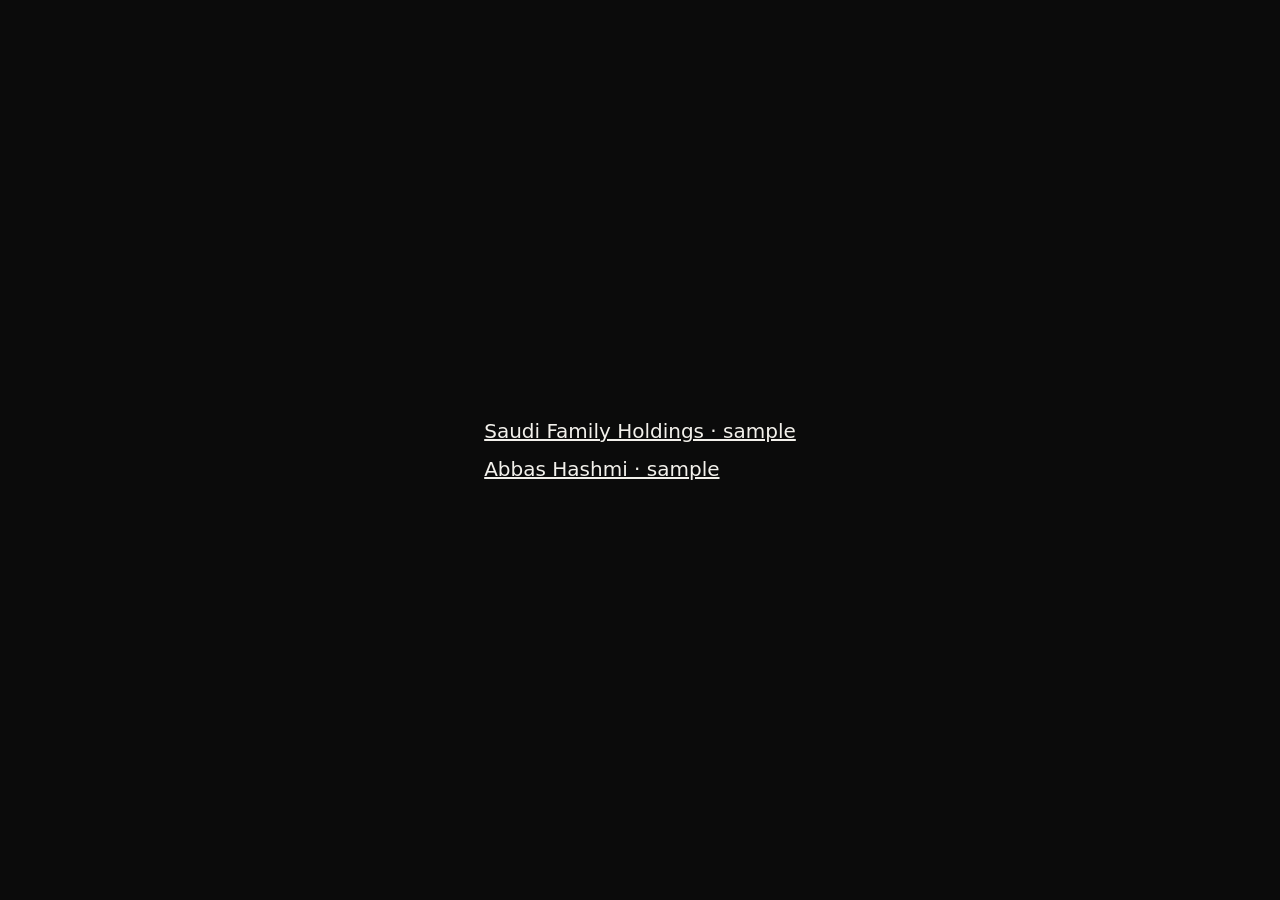
<file: index.html>
<!doctype html><html lang="en"><head><meta charset="utf-8"><meta name="viewport" content="width=device-width,initial-scale=1"><title>Sample landing pages</title><style>body{margin:0;min-height:100vh;display:grid;place-items:center;background:#0b0b0b;color:#f3f1ec;font-family:system-ui,sans-serif}a{display:block;margin:14px 0;color:#f3f1ec;font-size:20px}</style></head><body><div><a href="saudi-family-holdings/">Saudi Family Holdings · sample</a><a href="abbas-hashmi/">Abbas Hashmi · sample</a></div></body></html>
</file>
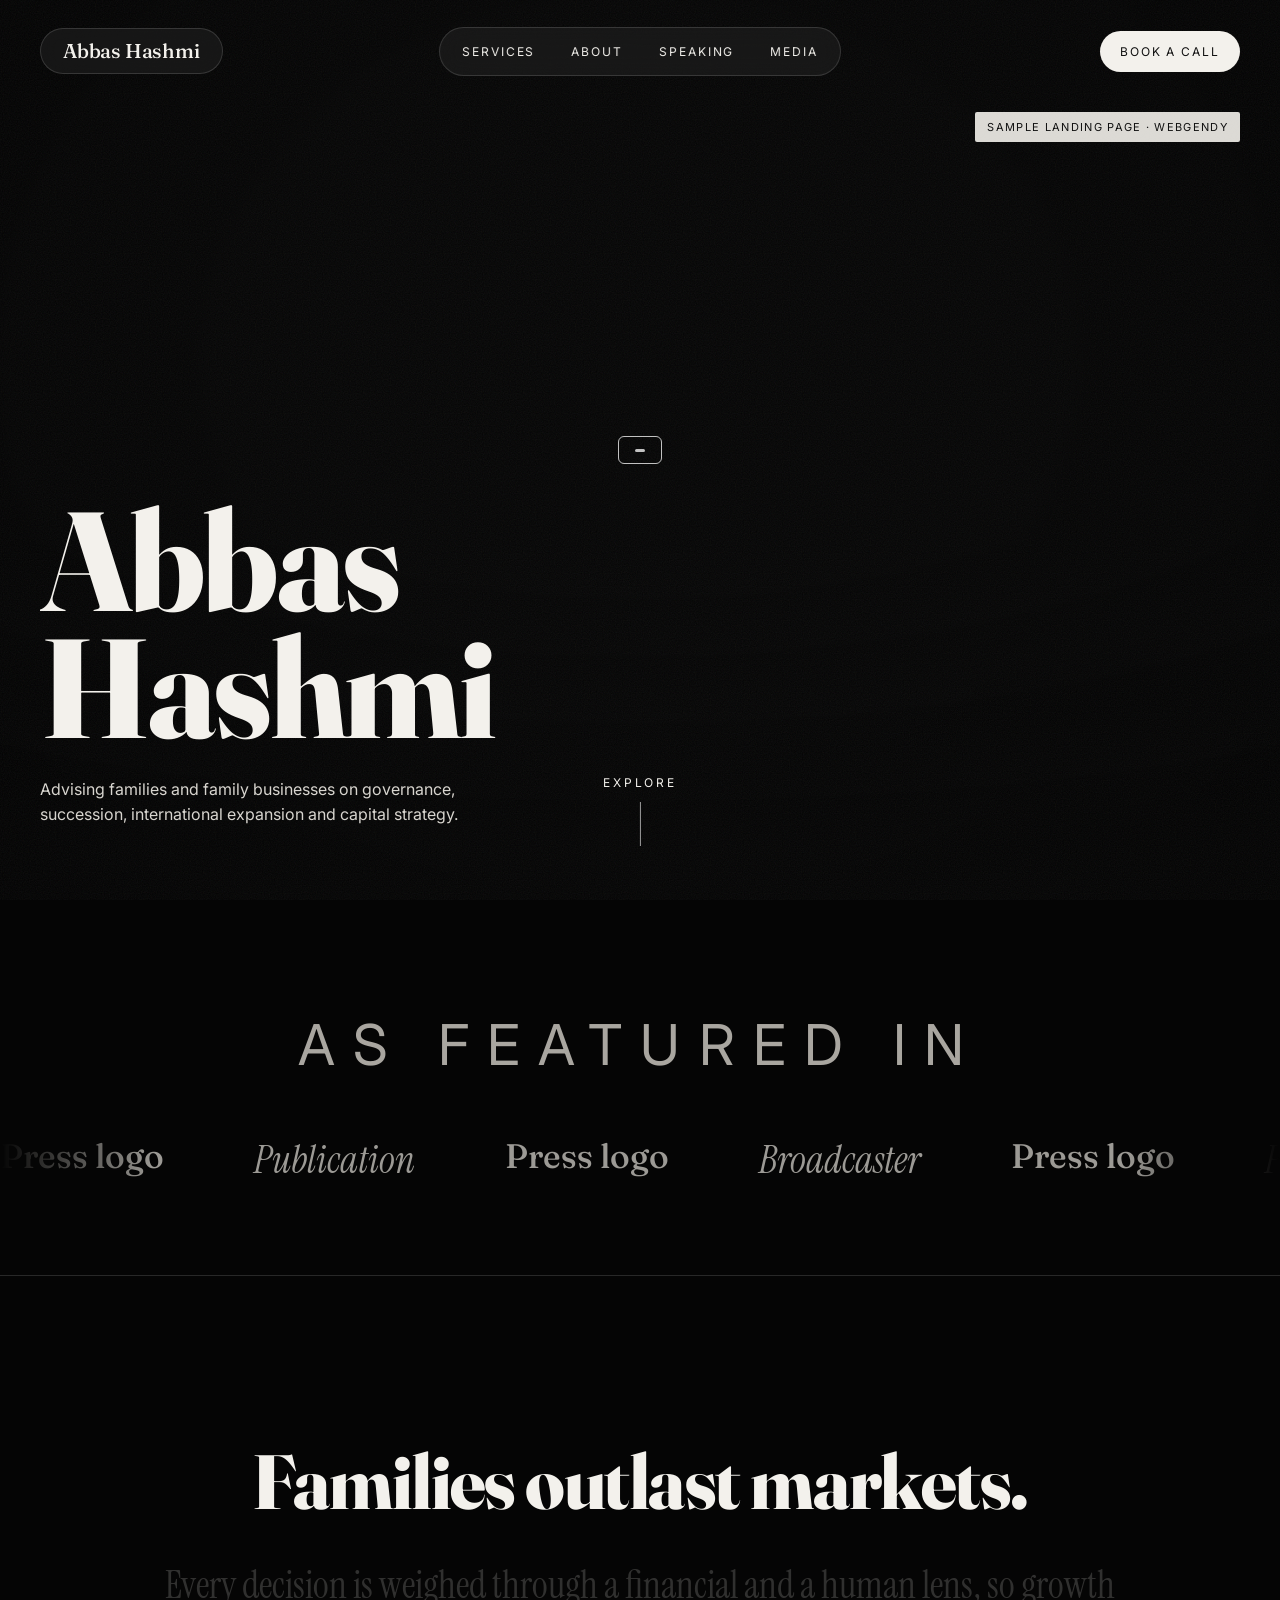
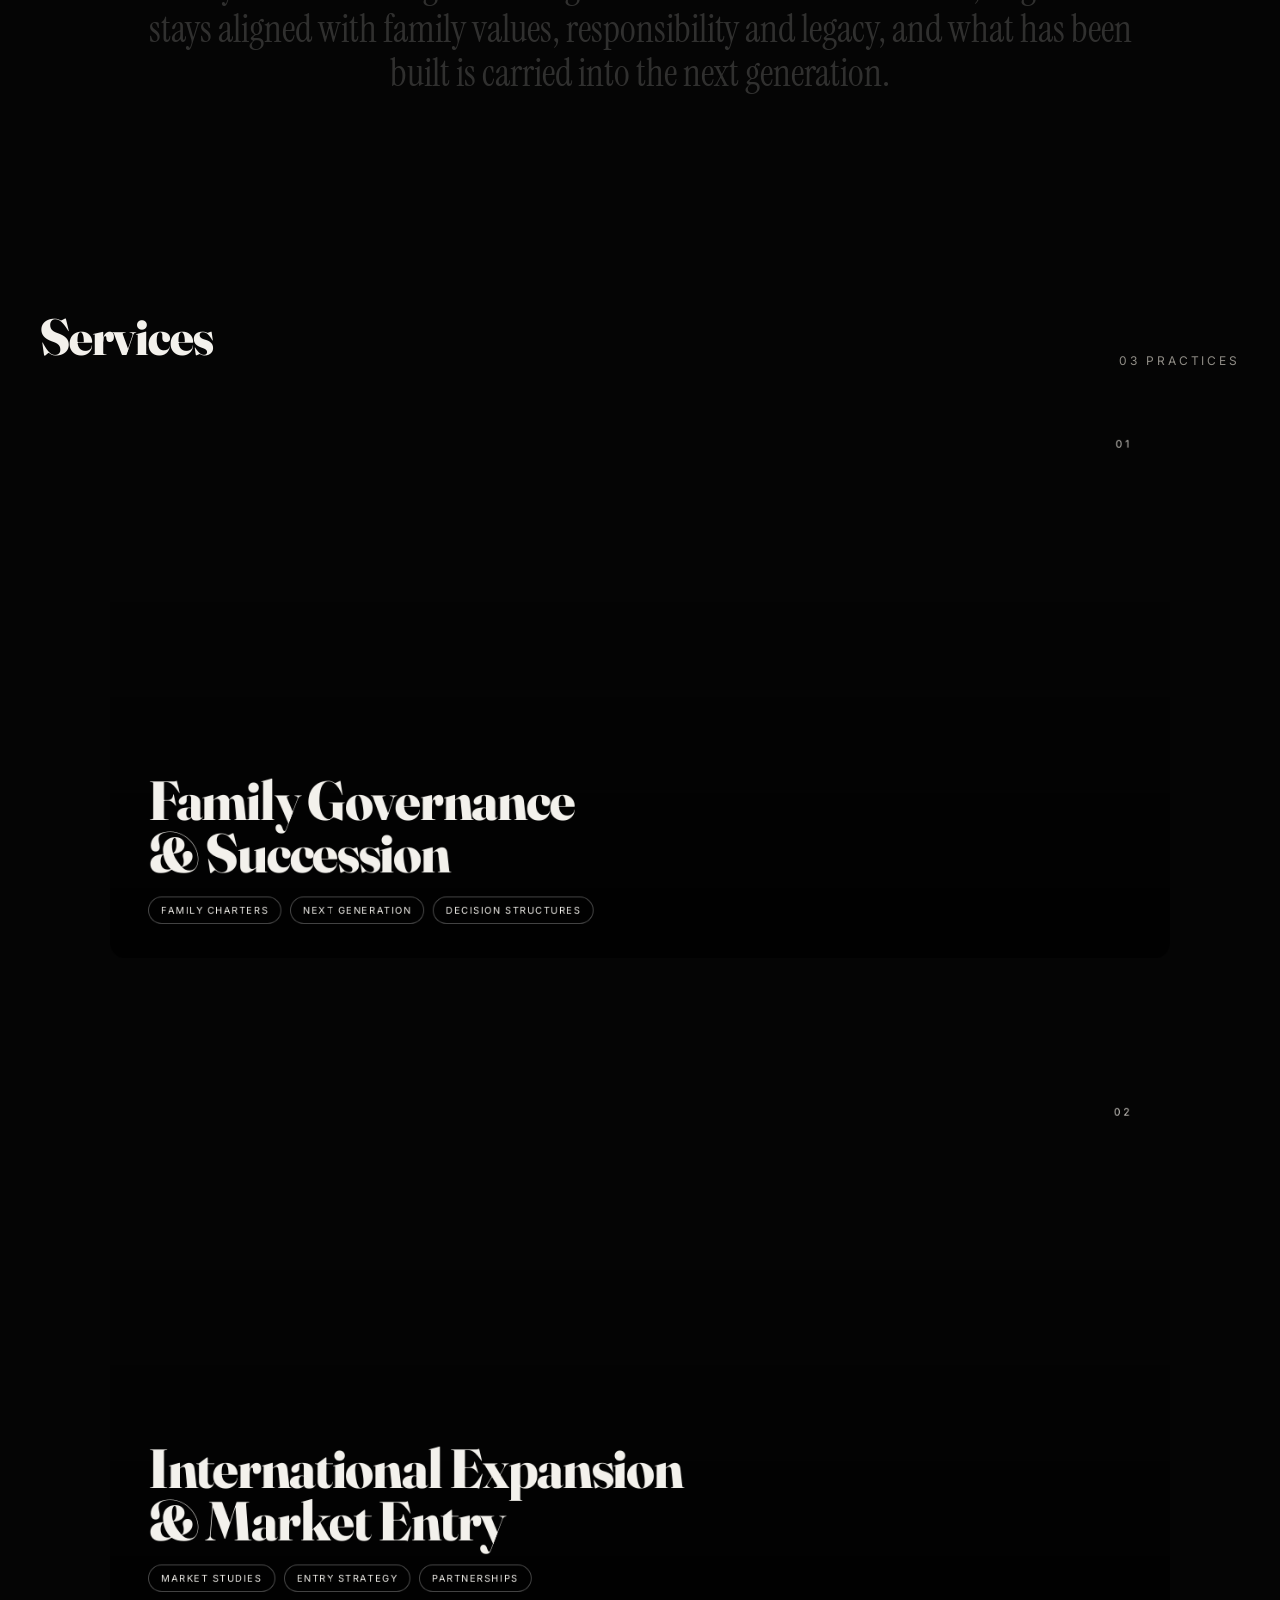
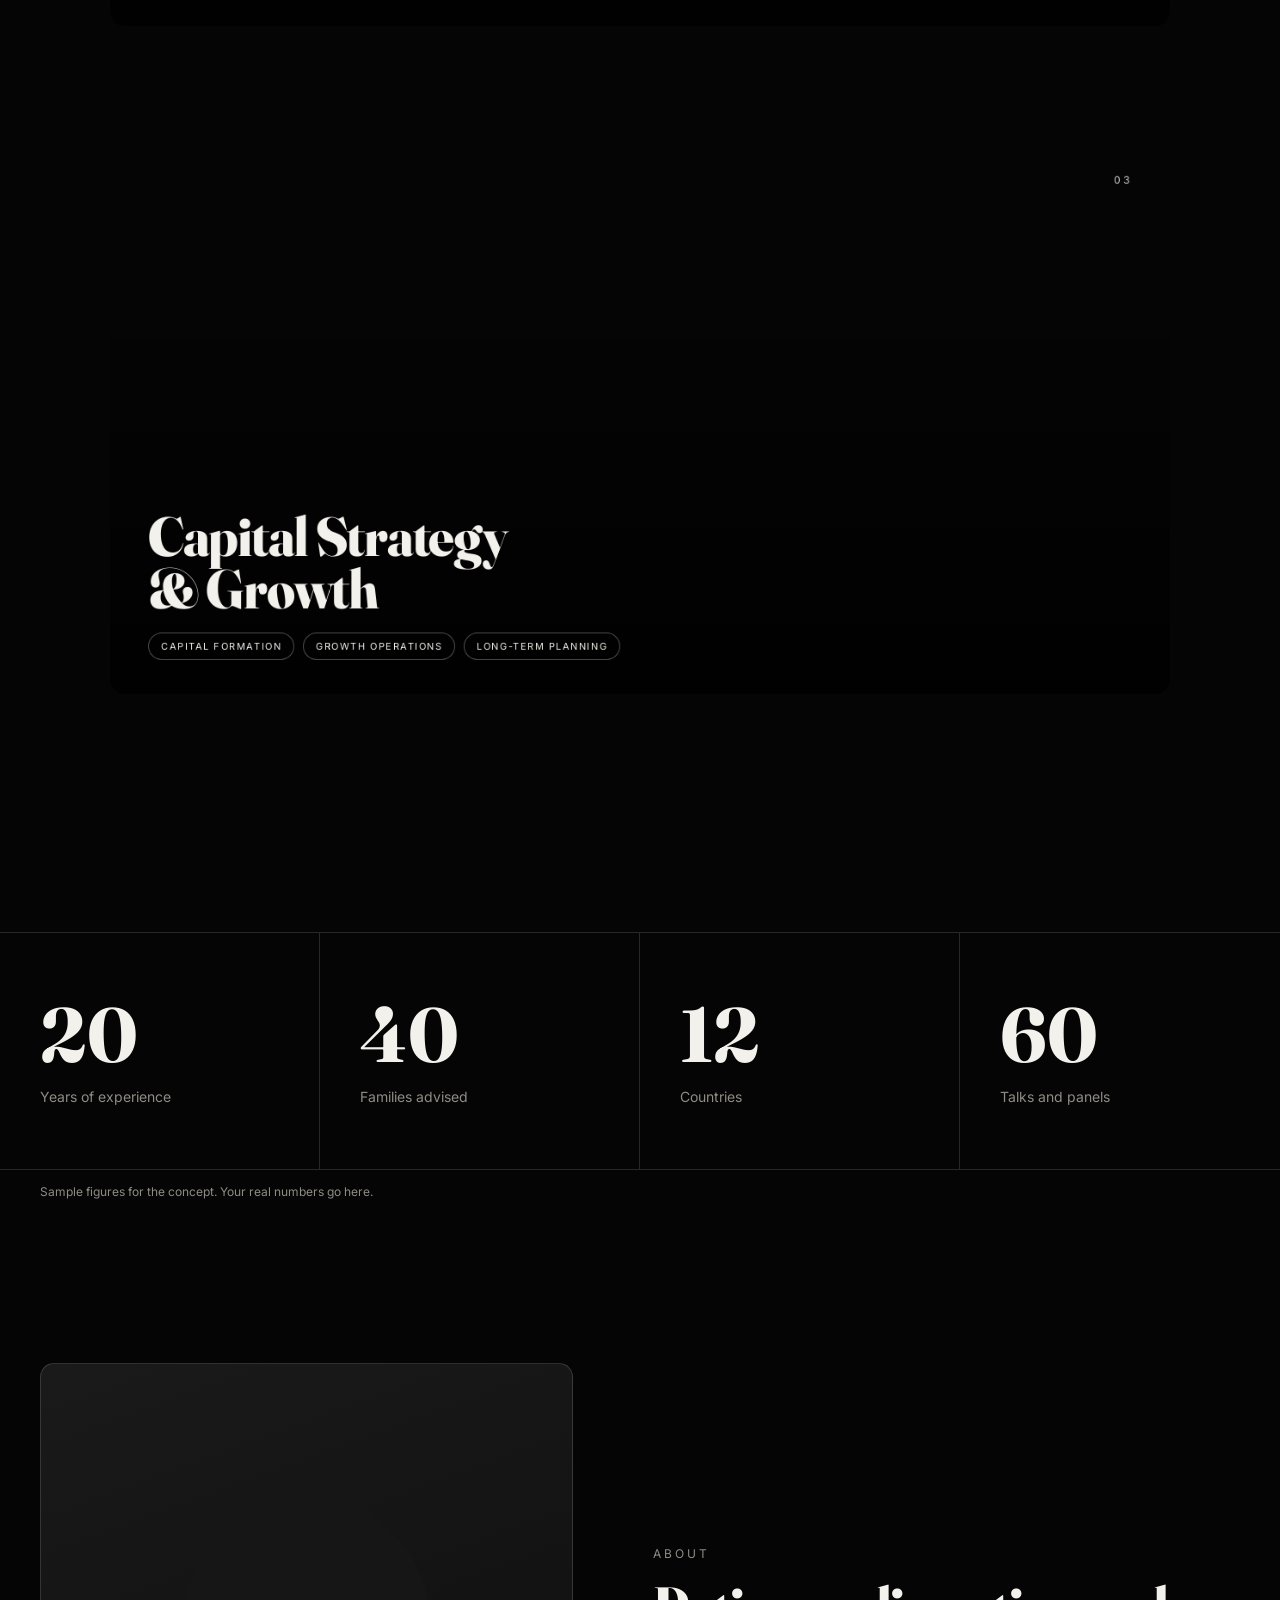
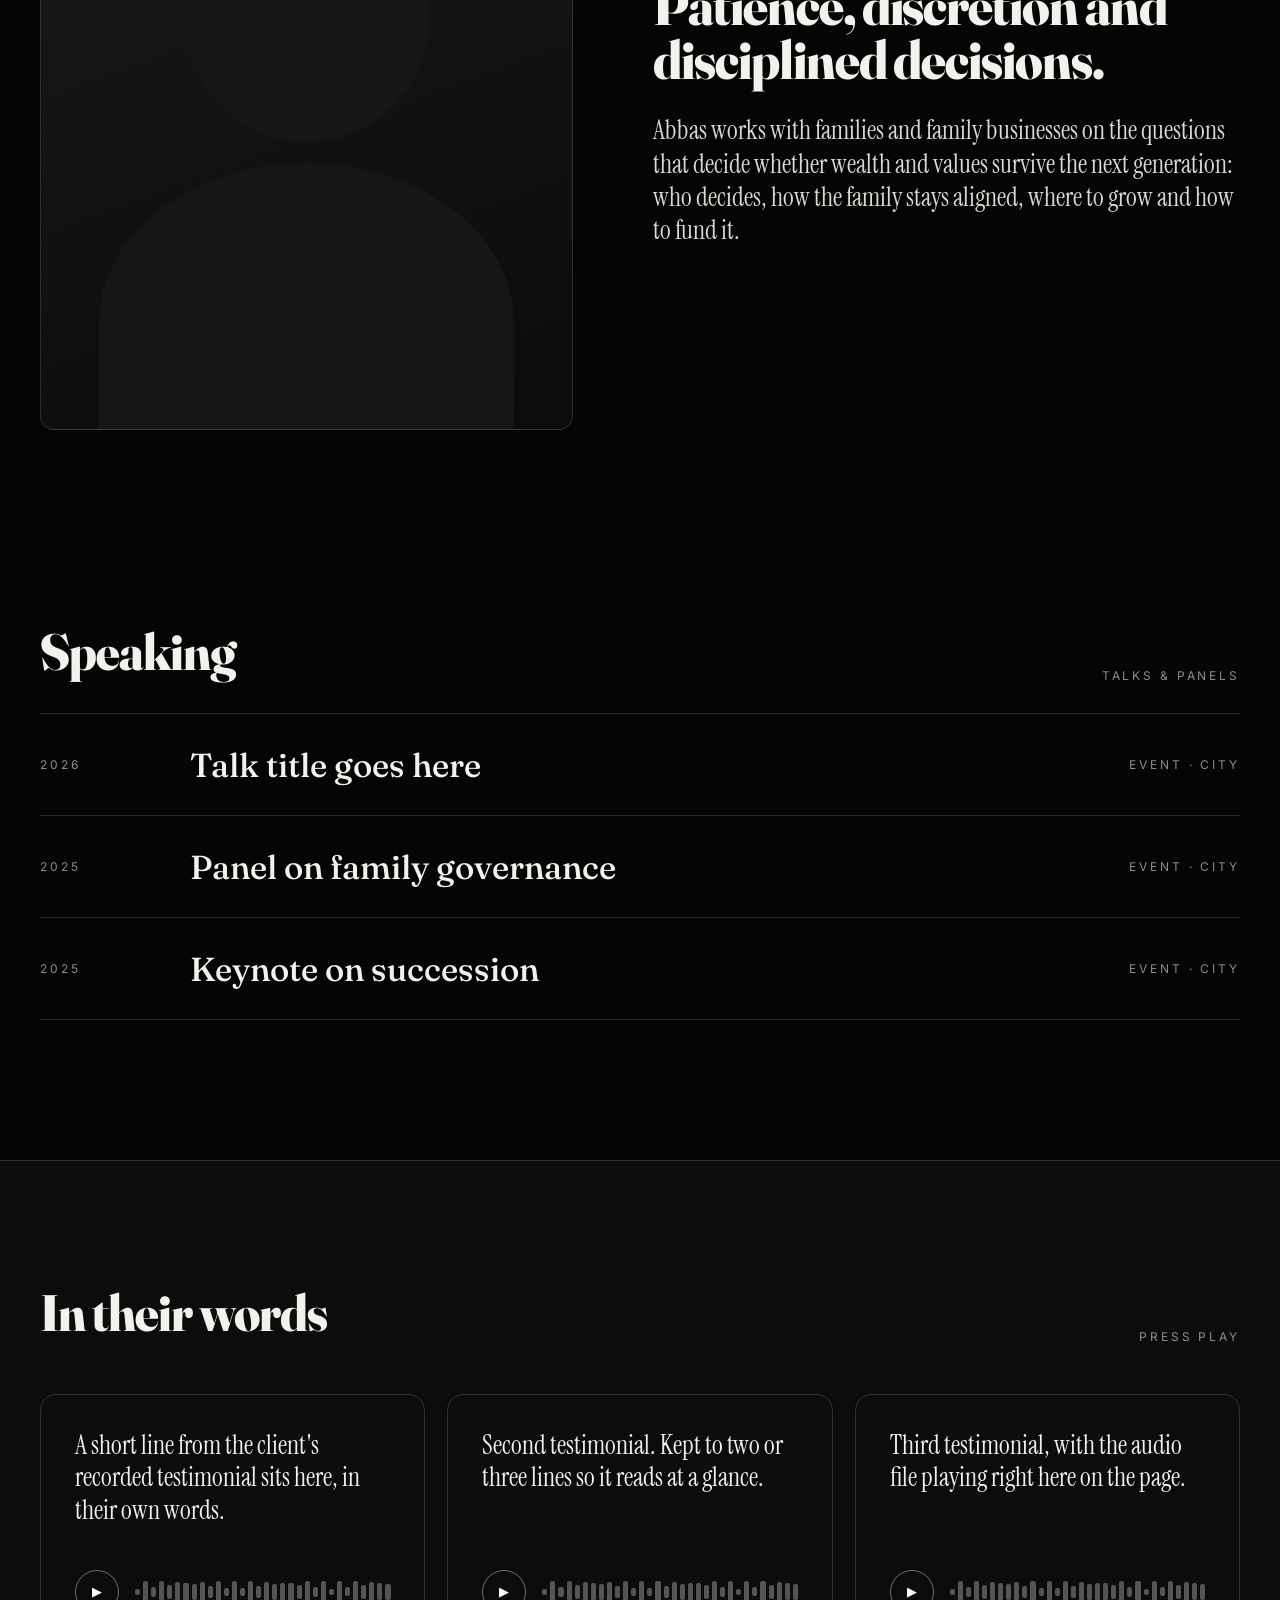
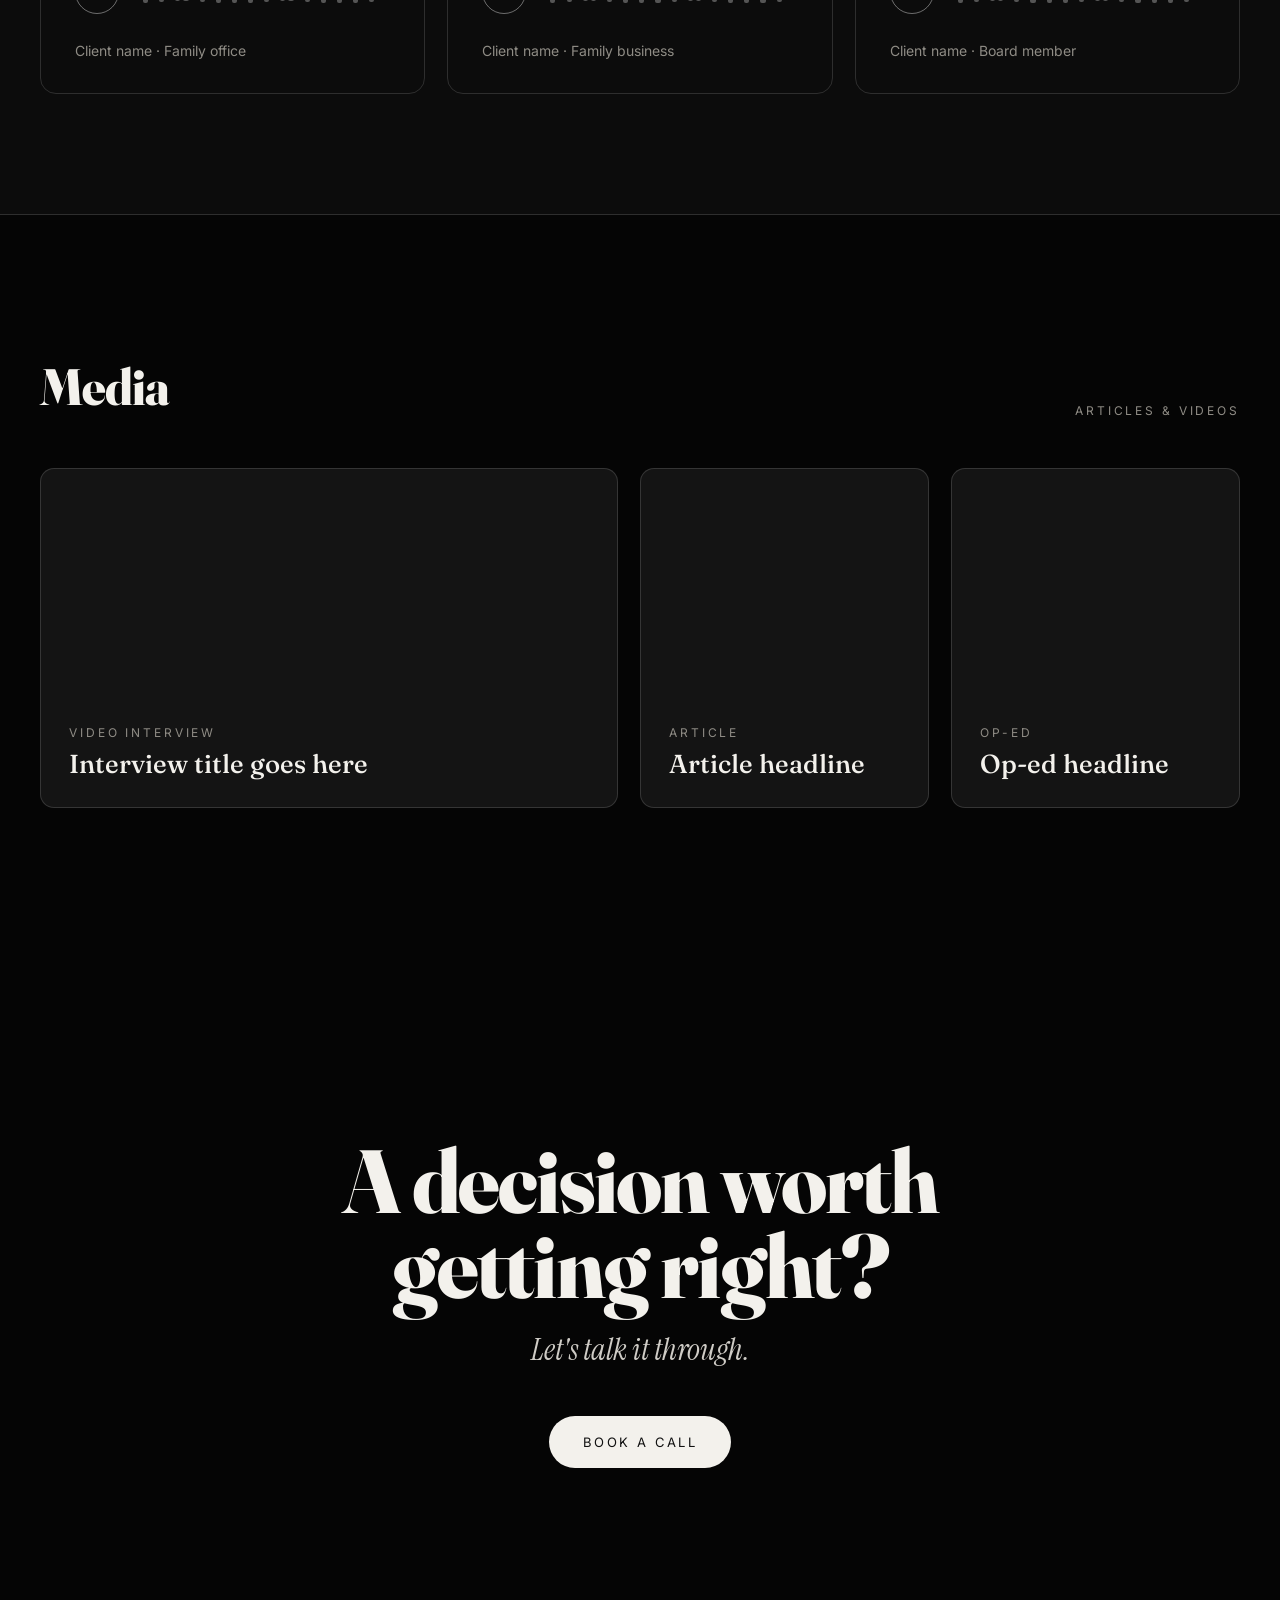
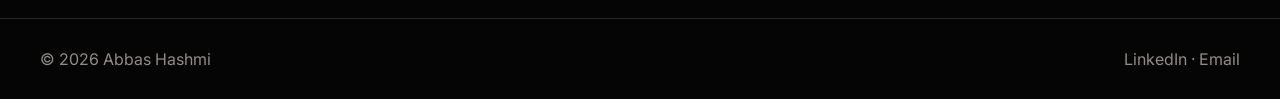
<file: abbas-hashmi/index.html>
<!doctype html>
<html lang="en">
<head>
<meta charset="utf-8">
<meta name="robots" content="noindex">
<meta name="viewport" content="width=device-width, initial-scale=1">
<title>Abbas Hashmi · Sample</title>
<meta name="description" content="Design concept for Abbas Hashmi: advising families and family businesses on governance, capital and growth.">
<link rel="preconnect" href="https://fonts.googleapis.com">
<link rel="preconnect" href="https://fonts.gstatic.com" crossorigin>
<link href="https://fonts.googleapis.com/css2?family=Fraunces:opsz,wght@9..144,500;9..144,700;9..144,800&family=Instrument+Serif:ital@0;1&family=Inter:wght@400;500&display=swap" rel="stylesheet">
<style>
:root{--bg:#050505;--fg:#f3f1ec;--mute:#8f8c85;--line:rgba(255,255,255,.14);--glass:rgba(40,40,40,.45);--ease-out:cubic-bezier(.19,1,.22,1);--ease-io:cubic-bezier(.645,.045,.355,1)}
*{box-sizing:border-box;margin:0;padding:0}
html{background:var(--bg)}
body{background:var(--bg);color:var(--fg);font-family:Inter,system-ui,sans-serif;-webkit-font-smoothing:antialiased;overflow-x:hidden}
a{color:inherit}
.display{font-family:Fraunces,Georgia,serif;font-weight:800;letter-spacing:-.02em;font-variation-settings:"opsz" 144}
.serif{font-family:"Instrument Serif",Georgia,serif}
.caps{font-size:12px;letter-spacing:.24em;text-transform:uppercase}

/* ===== custom cursor (desktop only) ===== */
.cur{position:fixed;left:0;top:0;z-index:100;pointer-events:none;display:none}
.cur .frame{width:44px;height:28px;margin:-14px 0 0 -22px;border:1.5px solid rgba(255,255,255,.75);border-radius:6px;display:grid;place-items:center;transition:width .35s var(--ease-out),height .35s var(--ease-out),margin .35s var(--ease-out),border-color .25s ease,background-color .25s ease}
.cur .frame::after{content:"";width:10px;height:3px;border-radius:2px;background:rgba(255,255,255,.75);transition:opacity .2s ease}
.cur .tag{position:absolute;left:22px;top:16px;white-space:nowrap;background:rgba(30,30,30,.82);backdrop-filter:blur(6px);color:#fff;font-size:10px;letter-spacing:.18em;text-transform:uppercase;padding:7px 12px;border-radius:999px;opacity:0;transform:translateY(6px) scale(.95);transition:opacity .25s var(--ease-out),transform .25s var(--ease-out)}
.cur.on-media .tag{opacity:1;transform:none}
.cur.on-link .frame{width:64px;height:40px;margin:-20px 0 0 -32px;background:rgba(255,255,255,.08)}
.cur.on-link .frame::after{opacity:0}
@media (hover:hover) and (pointer:fine){ body.has-cur, body.has-cur a, body.has-cur button{cursor:none} body.has-cur .cur{display:block} }

/* ===== nav ===== */
.top{position:fixed;inset:0 0 auto 0;z-index:50;display:flex;align-items:center;justify-content:space-between;padding:28px 40px;pointer-events:none}
.logo,.pill{pointer-events:auto;background:var(--glass);backdrop-filter:blur(14px) saturate(140%);border:1px solid var(--line)}
.logo{border-radius:999px;padding:12px 22px;font-family:Fraunces,serif;font-weight:500;font-size:20px;line-height:1;text-decoration:none;letter-spacing:-.01em}
.pill{position:absolute;left:50%;transform:translateX(-50%);border-radius:999px;display:flex;gap:4px;padding:6px}
.pill a{text-decoration:none;font-size:12px;letter-spacing:.16em;text-transform:uppercase;padding:10px 16px;border-radius:999px;transition:background-color .2s ease}
.pill a:hover{background:rgba(255,255,255,.1)}
.book{pointer-events:auto;text-decoration:none;font-size:12px;letter-spacing:.16em;text-transform:uppercase;padding:13px 20px;border-radius:999px;background:var(--fg);color:#111;transition:transform .15s ease}
.book:active{transform:scale(.97)}

/* ===== hero ===== */
.hero{position:relative;height:100svh;min-height:600px;overflow:hidden}
.hero .film{position:absolute;inset:-6%;background:url(https://images.squarespace-cdn.com/content/v1/67928883a589934d22fec997/0c87814a-5fa1-4f96-b801-4d4166c0849c/9669f859-3755-419a-95d1-4e733519ef87.jpg?format=1500w) center 35%/cover;filter:grayscale(1) contrast(1.1) brightness(.55);animation:film 26s var(--ease-io) infinite alternate;will-change:transform}
.film-video{position:absolute;inset:0;width:100%;height:100%;object-fit:cover;filter:brightness(.62) contrast(1.08) saturate(.9);opacity:0;transform:scale(1.08);transition:opacity 1.2s ease,transform 3s var(--ease-out)}
.film-video.ready{opacity:1}
body:not(.loading) .film-video{transform:none}
@keyframes film{from{transform:scale(1.05)}to{transform:scale(1.16) translate3d(-1.5%,-2%,0)}}
.hero::before{content:"";position:absolute;inset:0;z-index:1;background:radial-gradient(ellipse at 50% 40%,transparent 30%,rgba(0,0,0,.65) 100%),linear-gradient(180deg,transparent 60%,#050505 100%)}
.grain{position:absolute;inset:-50%;z-index:2;opacity:.07;background-image:url("data:image/svg+xml,%3Csvg xmlns='http://www.w3.org/2000/svg' width='160' height='160'%3E%3Cfilter id='n'%3E%3CfeTurbulence type='fractalNoise' baseFrequency='.85' numOctaves='2'/%3E%3C/filter%3E%3Crect width='100%25' height='100%25' filter='url(%23n)'/%3E%3C/svg%3E");animation:grain 1s steps(4) infinite}
@keyframes grain{0%{transform:translate(0,0)}25%{transform:translate(-3%,2%)}50%{transform:translate(2%,-3%)}75%{transform:translate(-2%,-1%)}100%{transform:translate(1%,3%)}}
.hero-copy{position:absolute;z-index:3;left:40px;right:40px;bottom:8vh;display:flex;flex-direction:column;gap:26px}
.hero-name{font-size:clamp(56px,min(11vw,22vh),190px);line-height:.9}
.hero-name .ln{display:block;overflow:hidden}
.hero-name .ln span{display:block;transform:translateY(105%);animation:up 1.3s var(--ease-out) .2s forwards}
.hero-name .ln:nth-child(2) span{animation-delay:.34s}
@keyframes up{to{transform:none}}
.hero-sub{max-width:420px;color:#d8d5cf;line-height:1.6;opacity:0;animation:fade 1s var(--ease-out) 1s forwards}
.explore{position:absolute;z-index:3;left:50%;bottom:6vh;transform:translateX(-50%);display:flex;flex-direction:column;align-items:center;gap:12px;text-decoration:none;opacity:0;animation:fade 1s var(--ease-out) 1.2s forwards}
.explore i{width:1px;height:44px;background:rgba(255,255,255,.6);transform-origin:top;animation:line 2.4s var(--ease-io) infinite}
@keyframes line{0%{transform:scaleY(0)}50%{transform:scaleY(1);transform-origin:top}51%{transform-origin:bottom}100%{transform:scaleY(0);transform-origin:bottom}}
@keyframes fade{to{opacity:1}}
.film-label{position:absolute;z-index:3;right:40px;bottom:7vh;color:var(--mute)}

/* ===== press marquee ===== */
.press{padding:110px 0 90px;text-align:center;border-bottom:1px solid var(--line)}
.press h2{font-family:Inter;font-weight:400;font-size:clamp(28px,4.4vw,62px);letter-spacing:.32em;color:#a9a6a0;margin-bottom:56px}
.marquee{overflow:hidden;mask-image:linear-gradient(90deg,transparent,#000 12%,#000 88%,transparent)}
.track{display:flex;gap:90px;width:max-content;animation:mq 32s linear infinite}
.track span{font-family:Fraunces,serif;font-weight:500;font-size:34px;color:#cfccc6;opacity:.75;white-space:nowrap}
.track span.alt{font-family:"Instrument Serif";font-style:italic;font-size:38px}
@keyframes mq{to{transform:translateX(-50%)}}

/* ===== statement with scroll-lit words ===== */
.statement{padding:170px 40px;text-align:center}
.statement h3{font-size:clamp(40px,6vw,96px);line-height:.95}
.statement p{max-width:1000px;margin:44px auto 0;font-family:"Instrument Serif";font-size:clamp(26px,3vw,44px);line-height:1.15}
.statement p .w{opacity:.18;transition:opacity .35s ease}
.statement p .w.lit{opacity:1}

/* ===== services: cards grow as they scroll in ===== */
.services{padding:40px 0 120px}
.sec-head{display:flex;justify-content:space-between;align-items:end;padding:0 40px 40px}
.sec-head h4{font-size:clamp(34px,4vw,60px)}
.card{position:relative;margin:0 auto 28px;width:min(1320px,calc(100% - 48px));height:min(78vh,640px);border-radius:18px;overflow:hidden;transform:scale(.86);transform-origin:center top;will-change:transform}
.card .img{position:absolute;inset:0;background-size:cover;background-position:center;filter:grayscale(1) brightness(.6)}
.card::after{content:"";position:absolute;inset:0;background:linear-gradient(180deg,transparent 35%,rgba(0,0,0,.75))}
.card .body{position:absolute;z-index:1;left:44px;right:44px;bottom:40px}
.card h5{font-size:clamp(38px,5vw,76px);line-height:.95}
.tags{display:flex;gap:10px;flex-wrap:wrap;margin-top:20px}
.tags span{font-size:11px;letter-spacing:.14em;text-transform:uppercase;padding:8px 14px;border:1px solid rgba(255,255,255,.3);border-radius:999px;background:rgba(0,0,0,.25)}
.card .num{position:absolute;z-index:1;top:34px;right:44px;color:#cfccc6}

/* ===== numbers ===== */
.numbers{display:grid;grid-template-columns:repeat(4,1fr);border-top:1px solid var(--line);border-bottom:1px solid var(--line)}
.stat{padding:64px 40px;border-right:1px solid var(--line)}
.stat:last-child{border-right:0}
.stat b{display:block;font-family:Fraunces,serif;font-weight:700;font-size:clamp(48px,6vw,92px);line-height:1}
.stat span{display:block;margin-top:14px;color:var(--mute);font-size:14px}
.note{padding:14px 40px;color:var(--mute);font-size:12px}

/* ===== about ===== */
.about{display:grid;grid-template-columns:1fr 1.1fr;gap:80px;padding:150px 40px;align-items:center;max-width:1400px;margin:0 auto}
.portrait{aspect-ratio:4/5;border-radius:14px;background:linear-gradient(160deg,#1a1a1a,#0b0b0b);border:1px solid var(--line);display:grid;place-items:center;color:var(--mute);overflow:hidden;position:relative}
.portrait::before{content:"";position:absolute;width:46%;aspect-ratio:1;border-radius:50%;background:#161616;top:20%}
.portrait::after{content:"";position:absolute;width:78%;aspect-ratio:1.3;border-radius:50% 50% 0 0;background:#161616;bottom:-8%}
.portrait em{position:absolute;bottom:22px;font-style:normal}
.about h4{font-size:clamp(36px,4.2vw,64px);line-height:1}
.about p{margin-top:28px;font-family:"Instrument Serif";font-size:clamp(22px,2vw,30px);line-height:1.3;color:#dcd9d3}

/* ===== speaking ===== */
.speaking{padding:40px 40px 140px;max-width:1400px;margin:0 auto}
.row{display:grid;grid-template-columns:120px 1fr auto;gap:30px;align-items:center;padding:30px 0;border-top:1px solid var(--line);text-decoration:none;transition:padding-left .4s var(--ease-out)}
.row:last-child{border-bottom:1px solid var(--line)}
.row .t{font-family:Fraunces,serif;font-weight:500;font-size:clamp(24px,2.6vw,40px)}
.row .y{color:var(--mute)}
@media (hover:hover){.row:hover{padding-left:18px}}

/* ===== testimonials with audio ===== */
.voices{padding:120px 40px;background:#0c0c0c;border-top:1px solid var(--line);border-bottom:1px solid var(--line)}
.vgrid{display:grid;grid-template-columns:repeat(3,1fr);gap:22px;max-width:1400px;margin:50px auto 0}
.voice{border:1px solid var(--line);border-radius:16px;padding:34px;display:flex;flex-direction:column;gap:28px;min-height:300px}
.voice q{font-family:"Instrument Serif";font-size:26px;line-height:1.25;quotes:none}
.player{margin-top:auto;display:flex;align-items:center;gap:16px}
.play{width:44px;height:44px;border-radius:50%;border:1px solid rgba(255,255,255,.4);background:transparent;color:#fff;display:grid;place-items:center;font-size:13px;transition:background-color .2s ease,transform .15s ease}
.play:active{transform:scale(.94)}
.voice.playing .play{background:#fff;color:#111}
.wave{flex:1;display:flex;align-items:center;gap:3px;height:28px}
.wave i{flex:1;background:rgba(255,255,255,.3);border-radius:2px;height:20%;transition:background-color .2s ease}
.voice.playing .wave i{background:#fff;animation:bar .9s var(--ease-io) infinite alternate}
@keyframes bar{from{transform:scaleY(.4)}to{transform:scaleY(1.6)}}
.who{color:var(--mute);font-size:14px}

/* ===== media ===== */
.media{padding:140px 40px;max-width:1400px;margin:0 auto}
.mgrid{display:grid;grid-template-columns:2fr 1fr 1fr;gap:22px;margin-top:50px}
.m{position:relative;border-radius:14px;overflow:hidden;min-height:340px;background:#141414;border:1px solid var(--line);display:flex;flex-direction:column;justify-content:flex-end;padding:28px;text-decoration:none}
.m .ph{position:absolute;inset:0;background-size:cover;background-position:center;filter:grayscale(1) brightness(.45);transition:transform .9s var(--ease-out)}
@media (hover:hover){.m:hover .ph{transform:scale(1.05)}}
.m > *:not(.ph){position:relative}
.m .k{color:var(--mute)}
.m h6{margin-top:10px;font-family:Fraunces,serif;font-weight:500;font-size:26px;line-height:1.1}

/* ===== cta ===== */
.cta{padding:190px 40px 150px;text-align:center}
.cta h3{font-size:clamp(44px,7vw,120px);line-height:.95}
.cta p{margin-top:22px;font-family:"Instrument Serif";font-style:italic;font-size:clamp(24px,2.4vw,36px);color:#cfccc6}
.cta a{display:inline-block;margin-top:46px;padding:18px 34px;border-radius:999px;background:var(--fg);color:#111;text-decoration:none;font-size:13px;letter-spacing:.18em;text-transform:uppercase;transition:transform .15s ease}
.cta a:active{transform:scale(.97)}
footer{display:flex;justify-content:space-between;padding:30px 40px;border-top:1px solid var(--line);color:var(--mute)}

/* reveals */
.rv{opacity:0;transform:translateY(28px);transition:opacity 1s var(--ease-out),transform 1s var(--ease-out)}
.rv.in{opacity:1;transform:none}

/* ===== mobile menu ===== */
.mbtn{display:none;pointer-events:auto;width:46px;height:46px;border-radius:50%;background:var(--glass);backdrop-filter:blur(14px) saturate(140%);border:1px solid var(--line);color:var(--fg);align-items:center;justify-content:center;margin-left:auto;margin-right:10px}
.mbtn svg{width:18px;height:12px}
.mbtn svg path{stroke:currentColor;stroke-width:1.2}
.mmenu{position:fixed;inset:0;z-index:90;background:#050505;display:flex;flex-direction:column;padding:16px 20px 28px;clip-path:inset(0 0 100% 0);visibility:hidden;transition:clip-path .6s cubic-bezier(.77,0,.175,1),visibility 0s linear .6s}
body.mm-open .mmenu{clip-path:inset(0 0 0 0);visibility:visible;transition:clip-path .6s cubic-bezier(.77,0,.175,1)}
body.mm-open{overflow:hidden}
.mm-top{display:flex;justify-content:space-between;align-items:center}
.mm-close{width:46px;height:46px;border-radius:50%;border:1px solid var(--line);display:grid;place-items:center;color:var(--fg);background:none}
.mm-close svg{width:12px;height:12px}
.mm-nav{margin-top:auto;margin-bottom:auto;display:flex;flex-direction:column;gap:6px}
.mm-nav a{font-family:Fraunces,serif;font-weight:800;font-size:46px;line-height:1.05;letter-spacing:-.02em;text-decoration:none;overflow:hidden;display:block}
.mm-nav a span{display:block;transform:translateY(105%);transition:transform .7s var(--ease-out)}
body.mm-open .mm-nav a span{transform:none}
body.mm-open .mm-nav a:nth-child(1) span{transition-delay:.25s}body.mm-open .mm-nav a:nth-child(2) span{transition-delay:.31s}body.mm-open .mm-nav a:nth-child(3) span{transition-delay:.37s}body.mm-open .mm-nav a:nth-child(4) span{transition-delay:.43s}
.mm-book{display:block;text-align:center;padding:16px;border-radius:999px;background:var(--fg);color:#111;text-decoration:none;font-size:12px;letter-spacing:.18em;text-transform:uppercase}

/* opening loader: counter, name, progress line, then the black curtain slides up */
#loader{position:fixed;inset:0;z-index:999;background:#050505;color:var(--fg);transition:transform 1.05s cubic-bezier(.77,0,.175,1)}
#loader .count{position:absolute;right:40px;bottom:54px;font-family:Fraunces,serif;font-weight:800;font-size:clamp(90px,16vw,240px);line-height:.8;font-variant-numeric:tabular-nums;letter-spacing:-.03em}
#loader .name{position:absolute;left:40px;bottom:62px;overflow:hidden}
#loader .name span{display:block;transform:translateY(110%);animation:up .9s var(--ease-out) .2s forwards}
#loader .bar{position:absolute;left:40px;right:40px;bottom:32px;height:1px;background:var(--line)}
#loader .bar i{display:block;height:100%;background:var(--fg);transform:scaleX(0);transform-origin:left}
#loader .frame{position:absolute;left:50%;top:50%;width:44px;height:28px;margin:-14px 0 0 -22px;border:1.5px solid rgba(255,255,255,.75);border-radius:6px;display:grid;place-items:center;animation:blink 1.1s ease-in-out infinite alternate}
#loader .frame::after{content:"";width:10px;height:3px;border-radius:2px;background:rgba(255,255,255,.75)}
@keyframes blink{from{opacity:.35}to{opacity:1}}
#loader.done{transform:translateY(-100%)}
body.loading .hero .film,body.loading .hero-name .ln span,body.loading .hero-sub,body.loading .explore{animation-play-state:paused}
body.loading{overflow:hidden}
@media (max-width:900px){#loader .count{right:20px;bottom:60px}#loader .name{left:20px;bottom:66px}#loader .bar{left:20px;right:20px}}

.concept-tag{position:absolute;right:40px;top:112px;z-index:5;background:rgba(243,241,236,.9);color:#111;font-size:11px;letter-spacing:.12em;text-transform:uppercase;padding:8px 12px;border-radius:2px}

@media (max-width:900px){
  .mbtn{display:inline-flex}
  .concept-tag{right:auto;left:16px;top:76px;font-size:10px}
  .top{padding:16px}.pill{display:none}.logo{font-size:17px;padding:10px 16px}.book{padding:11px 16px;font-size:11px}
  .hero-copy{left:20px;right:20px;bottom:10vh}.explore,.film-label{display:none}
  .statement{padding:110px 22px}.sec-head{padding:0 22px 30px}
  .card{width:calc(100% - 24px);height:62vh;border-radius:14px}.card .body{left:22px;right:22px;bottom:26px}.card .num{right:22px;top:22px}
  .numbers{grid-template-columns:1fr 1fr}.stat{padding:40px 22px}.stat:nth-child(2){border-right:0}.stat:nth-child(-n+2){border-bottom:1px solid var(--line)}
  .note{padding:12px 22px}
  .about{grid-template-columns:1fr;gap:40px;padding:100px 22px}
  .speaking{padding:20px 22px 100px}.row{grid-template-columns:56px 1fr;gap:14px}.row > span:last-child{display:none}
  .voices{padding:90px 22px}.vgrid{grid-template-columns:1fr}
  .media{padding:100px 22px}.mgrid{grid-template-columns:1fr}
  .cta{padding:130px 22px 110px}footer{flex-direction:column;gap:8px;padding:24px 22px}
}
@media (prefers-reduced-motion:reduce){
  .hero .film,.grain,.track,.explore i{animation:none}
  .hero-name .ln span{animation:none;transform:none}.hero-sub,.explore{animation:none;opacity:1}
  .rv{transition:none;opacity:1;transform:none}
  .card{transform:none}
  .statement p .w{opacity:1;transition:none}
  .voice.playing .wave i{animation:none}
  #loader{display:none}
  .mmenu,.mm-nav a span{transition:none}
}
</style>
</head>
<body class="loading">
<div id="loader" aria-hidden="true"><div class="frame"></div><div class="name caps"><span>Abbas Hashmi</span></div><div class="count" id="ldCount">0</div><div class="bar"><i id="ldBar"></i></div></div>
<div class="cur" id="cur"><div class="frame"></div><div class="tag" id="curTag">▶ Click to watch</div></div>

<div class="top">
  <a class="logo" href="#top" data-link>Abbas Hashmi</a>
  <nav class="pill"><a href="#services" data-link>Services</a><a href="#about" data-link>About</a><a href="#speaking" data-link>Speaking</a><a href="#media" data-link>Media</a></nav>
  <button class="mbtn" id="mBtn" aria-label="Open menu" aria-expanded="false"><svg viewBox="0 0 18 12" fill="none" aria-hidden="true"><path d="M0 2.5H18"/><path d="M0 9.5H18"/></svg></button>
  <a class="book" href="#book" data-link>Book a call</a>
</div>
<div class="mmenu" id="mMenu" role="dialog" aria-modal="true" aria-label="Menu">
  <div class="mm-top"><span class="logo" style="pointer-events:none">Abbas Hashmi</span><button class="mm-close" id="mClose" aria-label="Close menu"><svg viewBox="0 0 12 12" fill="none" stroke="currentColor" stroke-width="1.3"><path d="M1 1l10 10M11 1L1 11"/></svg></button></div>
  <nav class="mm-nav"><a href="#services"><span>Services</span></a><a href="#about"><span>About</span></a><a href="#speaking"><span>Speaking</span></a><a href="#media"><span>Media</span></a></nav>
  <a class="mm-book" href="#book">Book a call</a>
</div>

<section class="hero" id="top" data-media="▶ Click to watch">
  <div class="film"></div><video class="film-video" id="heroVideo" muted loop playsinline preload="auto" poster="../video/abbas-poster.jpg"><source src="../video/abbas-hero.mp4" type="video/mp4"></video><div class="grain"></div>
  <div class="hero-copy">
    <h1 class="hero-name display"><span class="ln"><span>Abbas</span></span><span class="ln"><span>Hashmi</span></span></h1>
    <p class="hero-sub">Advising families and family businesses on governance, succession, international expansion and capital strategy.</p>
  </div>
  <a class="explore caps" href="#statement" data-link>Explore<i></i></a>
  <div class="concept-tag">Sample landing page · webgendy</div>
</section>

<section class="press" aria-label="Press">
  <h2>AS FEATURED IN</h2>
  <div class="marquee"><div class="track" id="track">
    <span>Press logo</span><span class="alt">Publication</span><span>Press logo</span><span class="alt">Broadcaster</span><span>Press logo</span><span class="alt">Publication</span><span>Press logo</span><span class="alt">Broadcaster</span>
  </div></div>
</section>

<section class="statement" id="statement">
  <h3 class="display rv">Families outlast markets.</h3>
  <p id="lit">Every decision is weighed through a financial and a human lens, so growth stays aligned with family values, responsibility and legacy, and what has been built is carried into the next generation.</p>
</section>

<section class="services" id="services">
  <div class="sec-head"><h4 class="display rv">Services</h4><span class="caps rv" style="color:var(--mute)">03 practices</span></div>
  <article class="card" data-grow><div class="img" style="background-image:url(https://images.squarespace-cdn.com/content/v1/67928883a589934d22fec997/353bacfc-aa1c-4662-9a04-c0e0454b34e2/barnabas-piper-Cp8A9ankh18-unsplash.jpg?format=1500w)"></div><span class="num caps">01</span>
    <div class="body"><h5 class="display">Family Governance<br>&amp; Succession</h5><div class="tags"><span>Family charters</span><span>Next generation</span><span>Decision structures</span></div></div></article>
  <article class="card" data-grow><div class="img" style="background-image:url(https://images.squarespace-cdn.com/content/v1/67928883a589934d22fec997/0c87814a-5fa1-4f96-b801-4d4166c0849c/9669f859-3755-419a-95d1-4e733519ef87.jpg?format=1500w);background-position:center 30%"></div><span class="num caps">02</span>
    <div class="body"><h5 class="display">International Expansion<br>&amp; Market Entry</h5><div class="tags"><span>Market studies</span><span>Entry strategy</span><span>Partnerships</span></div></div></article>
  <article class="card" data-grow><div class="img" style="background-image:url(https://images.squarespace-cdn.com/content/v1/67928883a589934d22fec997/353bacfc-aa1c-4662-9a04-c0e0454b34e2/barnabas-piper-Cp8A9ankh18-unsplash.jpg?format=1500w);background-position:center 80%"></div><span class="num caps">03</span>
    <div class="body"><h5 class="display">Capital Strategy<br>&amp; Growth</h5><div class="tags"><span>Capital formation</span><span>Growth operations</span><span>Long-term planning</span></div></div></article>
</section>

<section aria-label="Numbers">
  <div class="numbers">
    <div class="stat"><b data-count="20">0</b><span>Years of experience</span></div>
    <div class="stat"><b data-count="40" data-suffix="+">0</b><span>Families advised</span></div>
    <div class="stat"><b data-count="12">0</b><span>Countries</span></div>
    <div class="stat"><b data-count="60" data-suffix="+">0</b><span>Talks and panels</span></div>
  </div>
  <div class="note">Sample figures for the concept. Your real numbers go here.</div>
</section>

<section class="about" id="about">
  <div class="portrait rv"><em class="caps">Your portrait</em></div>
  <div>
    <div class="caps rv" style="color:var(--mute)">About</div>
    <h4 class="display rv" style="margin-top:18px">Patience, discretion and disciplined decisions.</h4>
    <p class="rv">Abbas works with families and family businesses on the questions that decide whether wealth and values survive the next generation: who decides, how the family stays aligned, where to grow and how to fund it.</p>
  </div>
</section>

<section class="speaking" id="speaking">
  <div class="sec-head" style="padding:0 0 30px"><h4 class="display rv">Speaking</h4><span class="caps rv" style="color:var(--mute)">Talks &amp; panels</span></div>
  <a class="row" href="#" data-link><span class="y caps">2026</span><span class="t">Talk title goes here</span><span class="caps" style="color:var(--mute)">Event · City</span></a>
  <a class="row" href="#" data-link><span class="y caps">2025</span><span class="t">Panel on family governance</span><span class="caps" style="color:var(--mute)">Event · City</span></a>
  <a class="row" href="#" data-link><span class="y caps">2025</span><span class="t">Keynote on succession</span><span class="caps" style="color:var(--mute)">Event · City</span></a>
</section>

<section class="voices">
  <div class="sec-head" style="padding:0;max-width:1400px;margin:0 auto"><h4 class="display rv">In their words</h4><span class="caps rv" style="color:var(--mute)">Press play</span></div>
  <div class="vgrid">
    <div class="voice rv" data-media="▶ Listen"><q>A short line from the client's recorded testimonial sits here, in their own words.</q><div class="player"><button class="play" aria-label="Play testimonial">▶</button><div class="wave"></div></div><div class="who">Client name · Family office</div></div>
    <div class="voice rv" data-media="▶ Listen"><q>Second testimonial. Kept to two or three lines so it reads at a glance.</q><div class="player"><button class="play" aria-label="Play testimonial">▶</button><div class="wave"></div></div><div class="who">Client name · Family business</div></div>
    <div class="voice rv" data-media="▶ Listen"><q>Third testimonial, with the audio file playing right here on the page.</q><div class="player"><button class="play" aria-label="Play testimonial">▶</button><div class="wave"></div></div><div class="who">Client name · Board member</div></div>
  </div>
</section>

<section class="media" id="media">
  <div class="sec-head" style="padding:0"><h4 class="display rv">Media</h4><span class="caps rv" style="color:var(--mute)">Articles &amp; videos</span></div>
  <div class="mgrid">
    <a class="m rv" href="#" data-media="▶ Click to watch"><div class="ph" style="background-image:url(https://images.squarespace-cdn.com/content/v1/67928883a589934d22fec997/0c87814a-5fa1-4f96-b801-4d4166c0849c/9669f859-3755-419a-95d1-4e733519ef87.jpg?format=1500w)"></div><span class="k caps">Video interview</span><h6>Interview title goes here</h6></a>
    <a class="m rv" href="#" data-media="Read ↗"><div class="ph" style="background-image:url(https://images.squarespace-cdn.com/content/v1/67928883a589934d22fec997/353bacfc-aa1c-4662-9a04-c0e0454b34e2/barnabas-piper-Cp8A9ankh18-unsplash.jpg?format=1500w)"></div><span class="k caps">Article</span><h6>Article headline</h6></a>
    <a class="m rv" href="#" data-media="Read ↗"><span class="k caps">Op-ed</span><h6>Op-ed headline</h6></a>
  </div>
</section>

<section class="cta" id="book">
  <h3 class="display rv">A decision worth<br>getting right?</h3>
  <p class="rv">Let's talk it through.</p>
  <a class="rv" href="#" data-link>Book a call</a>
</section>

<footer><span>© 2026 Abbas Hashmi</span><span>LinkedIn · Email</span></footer>

<script>
(()=>{
  const reduce = matchMedia('(prefers-reduced-motion: reduce)').matches;
  const fine = matchMedia('(hover: hover) and (pointer: fine)').matches;

  // mobile menu
  const mBtn=document.getElementById('mBtn'), mMenu=document.getElementById('mMenu'), mClose=document.getElementById('mClose');
  const mOpen=()=>{ document.body.classList.add('mm-open'); mBtn.setAttribute('aria-expanded','true'); setTimeout(()=>mClose.focus(),60); };
  const mShut=(back=true)=>{ document.body.classList.remove('mm-open'); mBtn.setAttribute('aria-expanded','false'); if(back) mBtn.focus(); };
  mBtn.addEventListener('click',mOpen); mClose.addEventListener('click',()=>mShut());
  mMenu.querySelectorAll('a').forEach(a=>a.addEventListener('click',()=>mShut(false)));
  addEventListener('keydown',e=>{ if(e.key==='Escape'&&document.body.classList.contains('mm-open')) mShut(); });

  // loader: count 0 to 100 (eased), hold until the hero image is ready, then slide the curtain up
  const loader=document.getElementById('loader'), cnt=document.getElementById('ldCount'), bar=document.getElementById('ldBar');
  const vid=document.getElementById('heroVideo');
  vid.addEventListener('playing',()=>vid.classList.add('ready'));
  const finish=()=>{ if(loader.classList.contains('done')) return; cnt.textContent='100'; bar.style.transform='scaleX(1)'; loader.classList.add('done'); document.body.classList.remove('loading'); setTimeout(()=>loader.remove(),1150); if(!reduce){ const p=vid.play(); if(p&&p.catch) p.catch(()=>{}); } };
  if(reduce){ finish(); } else {
    let ready=false; vid.addEventListener('canplay',()=>ready=true,{once:true}); vid.addEventListener('error',()=>ready=true,{once:true});
    const img=new Image(); img.onerror=()=>ready=true; img.onload=()=>setTimeout(()=>ready=true,900);
    img.src='https://images.squarespace-cdn.com/content/v1/67928883a589934d22fec997/0c87814a-5fa1-4f96-b801-4d4166c0849c/9669f859-3755-419a-95d1-4e733519ef87.jpg?format=1500w';
    const t0=performance.now(), d=2000;
    const tick=t=>{ let p=Math.min(1,(t-t0)/d); if(!ready && p>0.9 && t-t0<3200) p=0.9; const k=1-Math.pow(1-p,3);
      cnt.textContent=Math.round(k*100); bar.style.transform=`scaleX(${k.toFixed(3)})`;
      if(p<1) requestAnimationFrame(tick); else setTimeout(finish,250); };
    requestAnimationFrame(tick);
    setTimeout(finish,3800);
  }

  // marquee: duplicate content for a seamless loop
  const track=document.getElementById('track'); track.innerHTML += track.innerHTML;

  // waveform bars
  document.querySelectorAll('.wave').forEach(w=>{ for(let i=0;i<32;i++){ const b=document.createElement('i'); b.style.height=(20+Math.abs(Math.sin(i*1.7))*60)+'%'; b.style.animationDelay=(i%7)*0.08+'s'; w.appendChild(b);} });
  document.querySelectorAll('.voice').forEach(v=>v.querySelector('.play').addEventListener('click',()=>{
    const on=!v.classList.contains('playing');
    document.querySelectorAll('.voice.playing').forEach(o=>{o.classList.remove('playing');o.querySelector('.play').textContent='▶';});
    if(on){v.classList.add('playing');v.querySelector('.play').textContent='❚❚';}
  }));

  // custom cursor: frame trails the pointer, tag appears over media
  if(fine && !reduce){
    document.body.classList.add('has-cur');
    const cur=document.getElementById('cur'), tag=document.getElementById('curTag');
    let x=innerWidth/2,y=innerHeight/2,cx=x,cy=y;
    addEventListener('pointermove',e=>{x=e.clientX;y=e.clientY;},{passive:true});
    const loop=()=>{ cx+=(x-cx)*0.18; cy+=(y-cy)*0.18; cur.style.transform=`translate3d(${cx}px,${cy}px,0)`; requestAnimationFrame(loop); }; loop();
    document.addEventListener('pointerover',e=>{
      const m=e.target.closest('[data-media]'), l=e.target.closest('[data-link],button');
      cur.classList.toggle('on-link',!!l);
      if(m && !l){ tag.textContent=m.dataset.media; cur.classList.add('on-media'); } else cur.classList.remove('on-media');
    });
  }

  // reveals
  const io=new IntersectionObserver(es=>es.forEach(e=>{ if(e.isIntersecting){ e.target.classList.add('in'); io.unobserve(e.target);} }),{threshold:.2});
  document.querySelectorAll('.rv').forEach(el=>io.observe(el));

  // count-up numbers
  const cio=new IntersectionObserver(es=>es.forEach(e=>{
    if(!e.isIntersecting) return; cio.unobserve(e.target);
    const el=e.target,to=+el.dataset.count,suf=el.dataset.suffix||'';
    if(reduce){el.textContent=to+suf;return;}
    const t0=performance.now(),d=1400;
    const step=t=>{const p=Math.min(1,(t-t0)/d),k=1-Math.pow(1-p,4); el.textContent=Math.round(to*k)+(p===1?suf:''); if(p<1)requestAnimationFrame(step);};
    requestAnimationFrame(step);
  }),{threshold:.6});
  document.querySelectorAll('[data-count]').forEach(el=>cio.observe(el));

  // statement: words light up as you scroll
  const p=document.getElementById('lit');
  p.innerHTML=p.textContent.split(' ').map(w=>`<span class="w">${w}</span>`).join(' ');
  const words=[...p.querySelectorAll('.w')];
  const cards=[...document.querySelectorAll('[data-grow]')];
  let ticking=false;
  const onScroll=()=>{
    if(!reduce){
      const r=p.getBoundingClientRect(); const prog=Math.min(1,Math.max(0,(innerHeight*0.85-r.top)/(r.height+innerHeight*0.35)));
      const n=Math.round(prog*words.length); words.forEach((w,i)=>w.classList.toggle('lit',i<n));
      cards.forEach(c=>{ const b=c.getBoundingClientRect(); const q=Math.min(1,Math.max(0,(innerHeight-b.top)/(innerHeight*0.75))); c.style.transform=`scale(${(0.86+0.14*q).toFixed(4)})`; });
    }
    ticking=false;
  };
  addEventListener('scroll',()=>{ if(!ticking){requestAnimationFrame(onScroll);ticking=true;} },{passive:true});
  onScroll();
})();
</script>
</body>
</html>
</file>
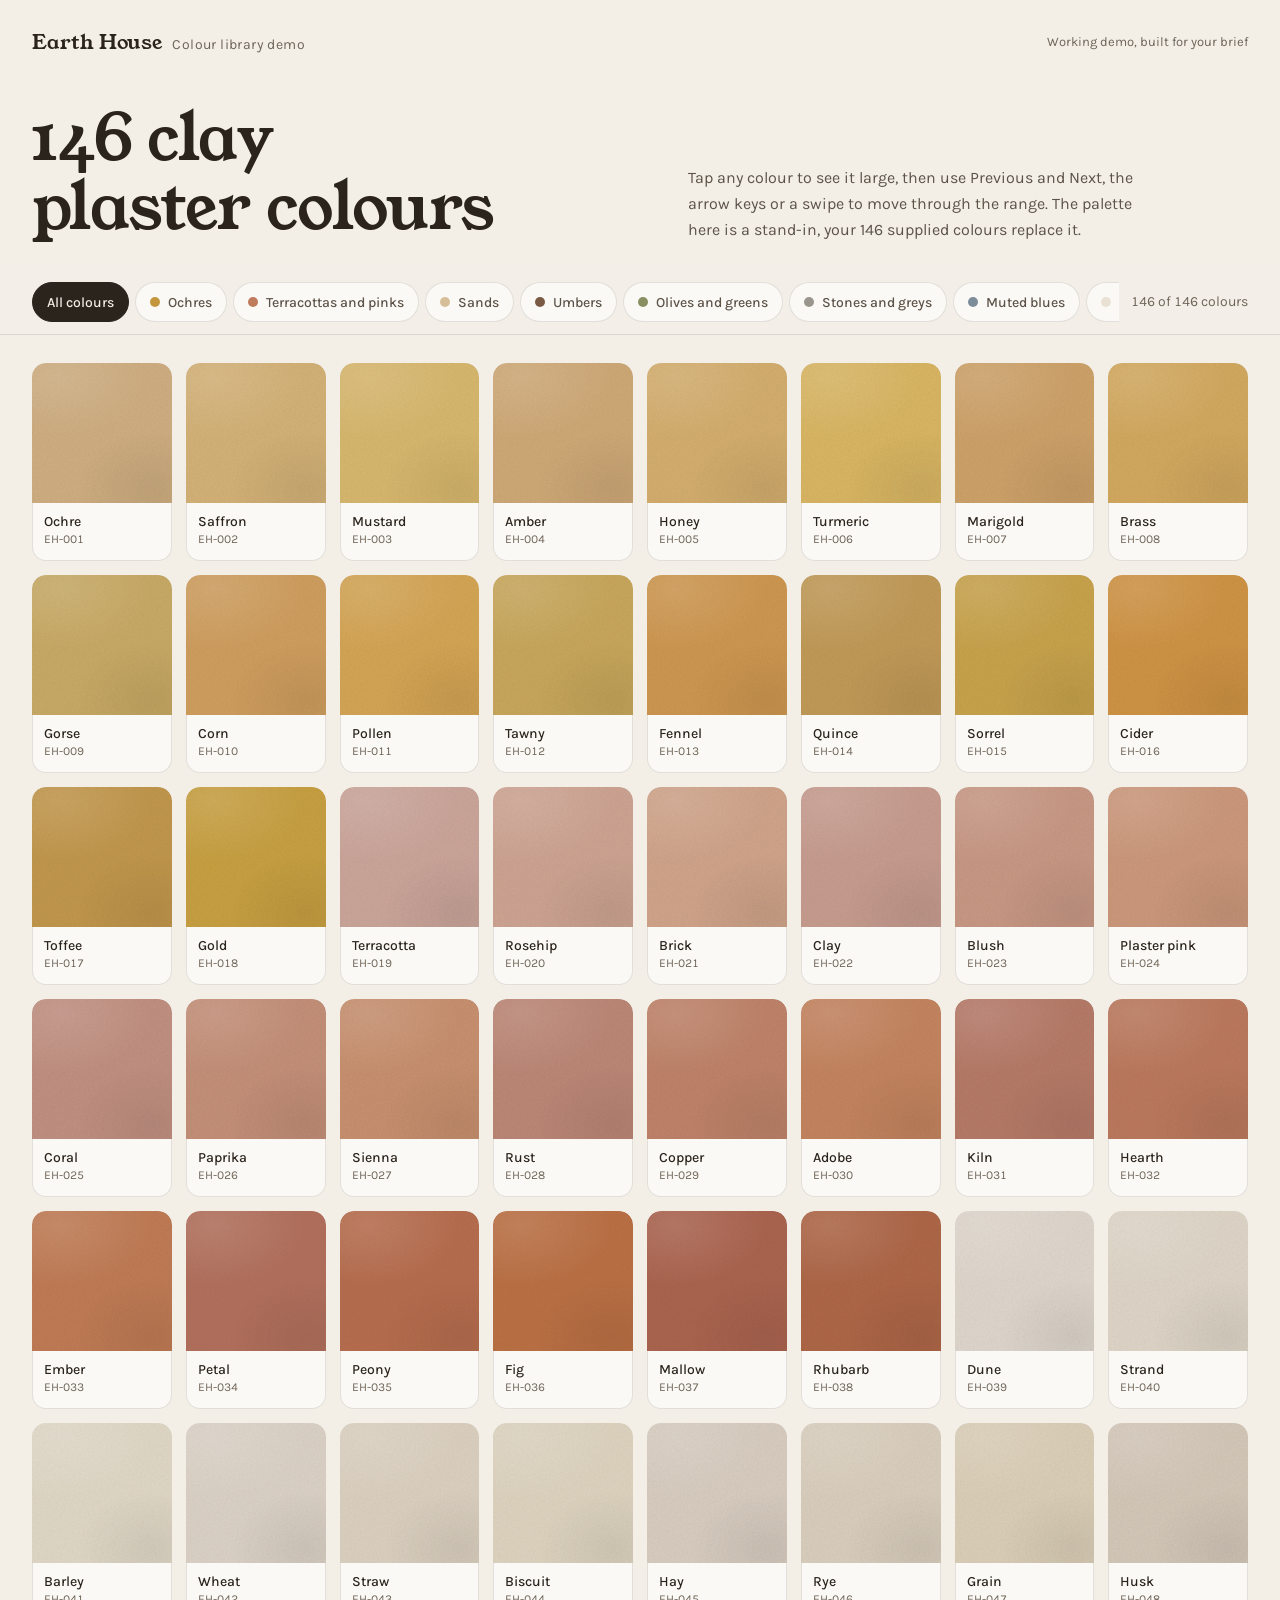
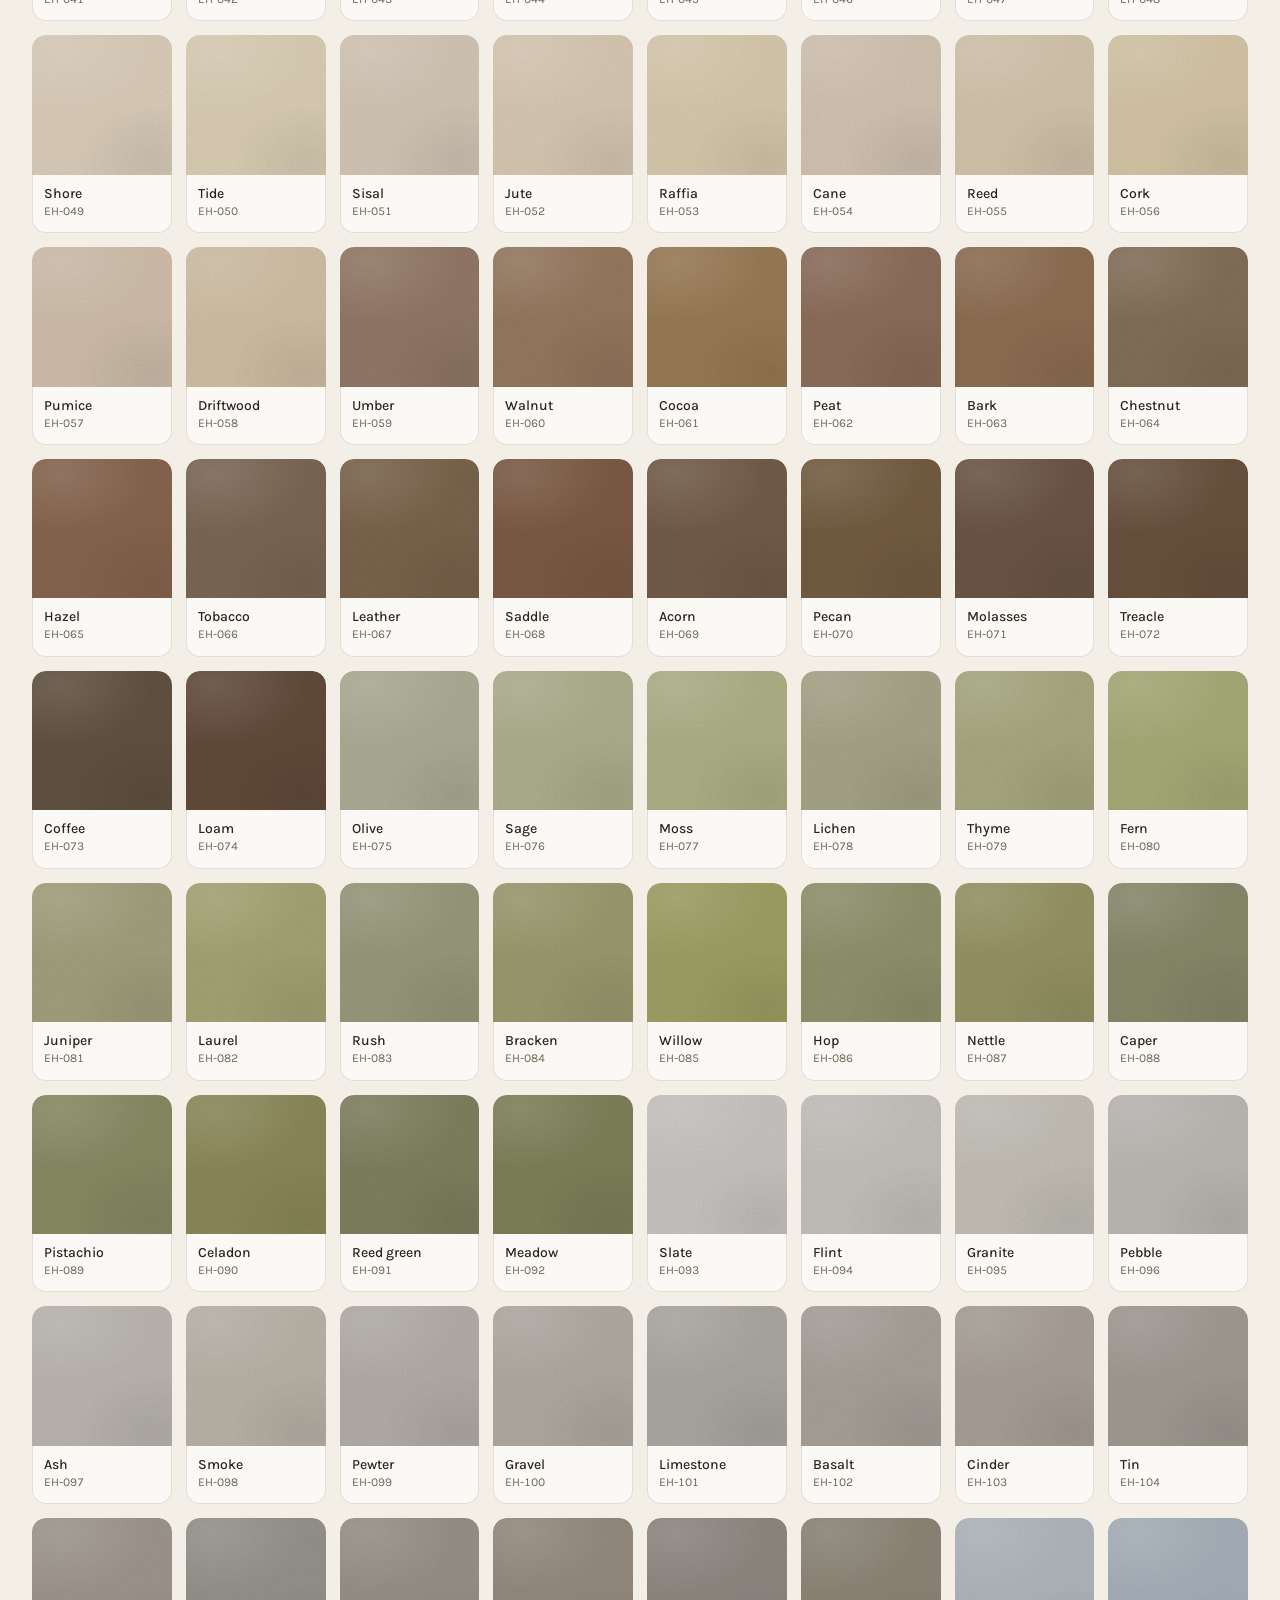
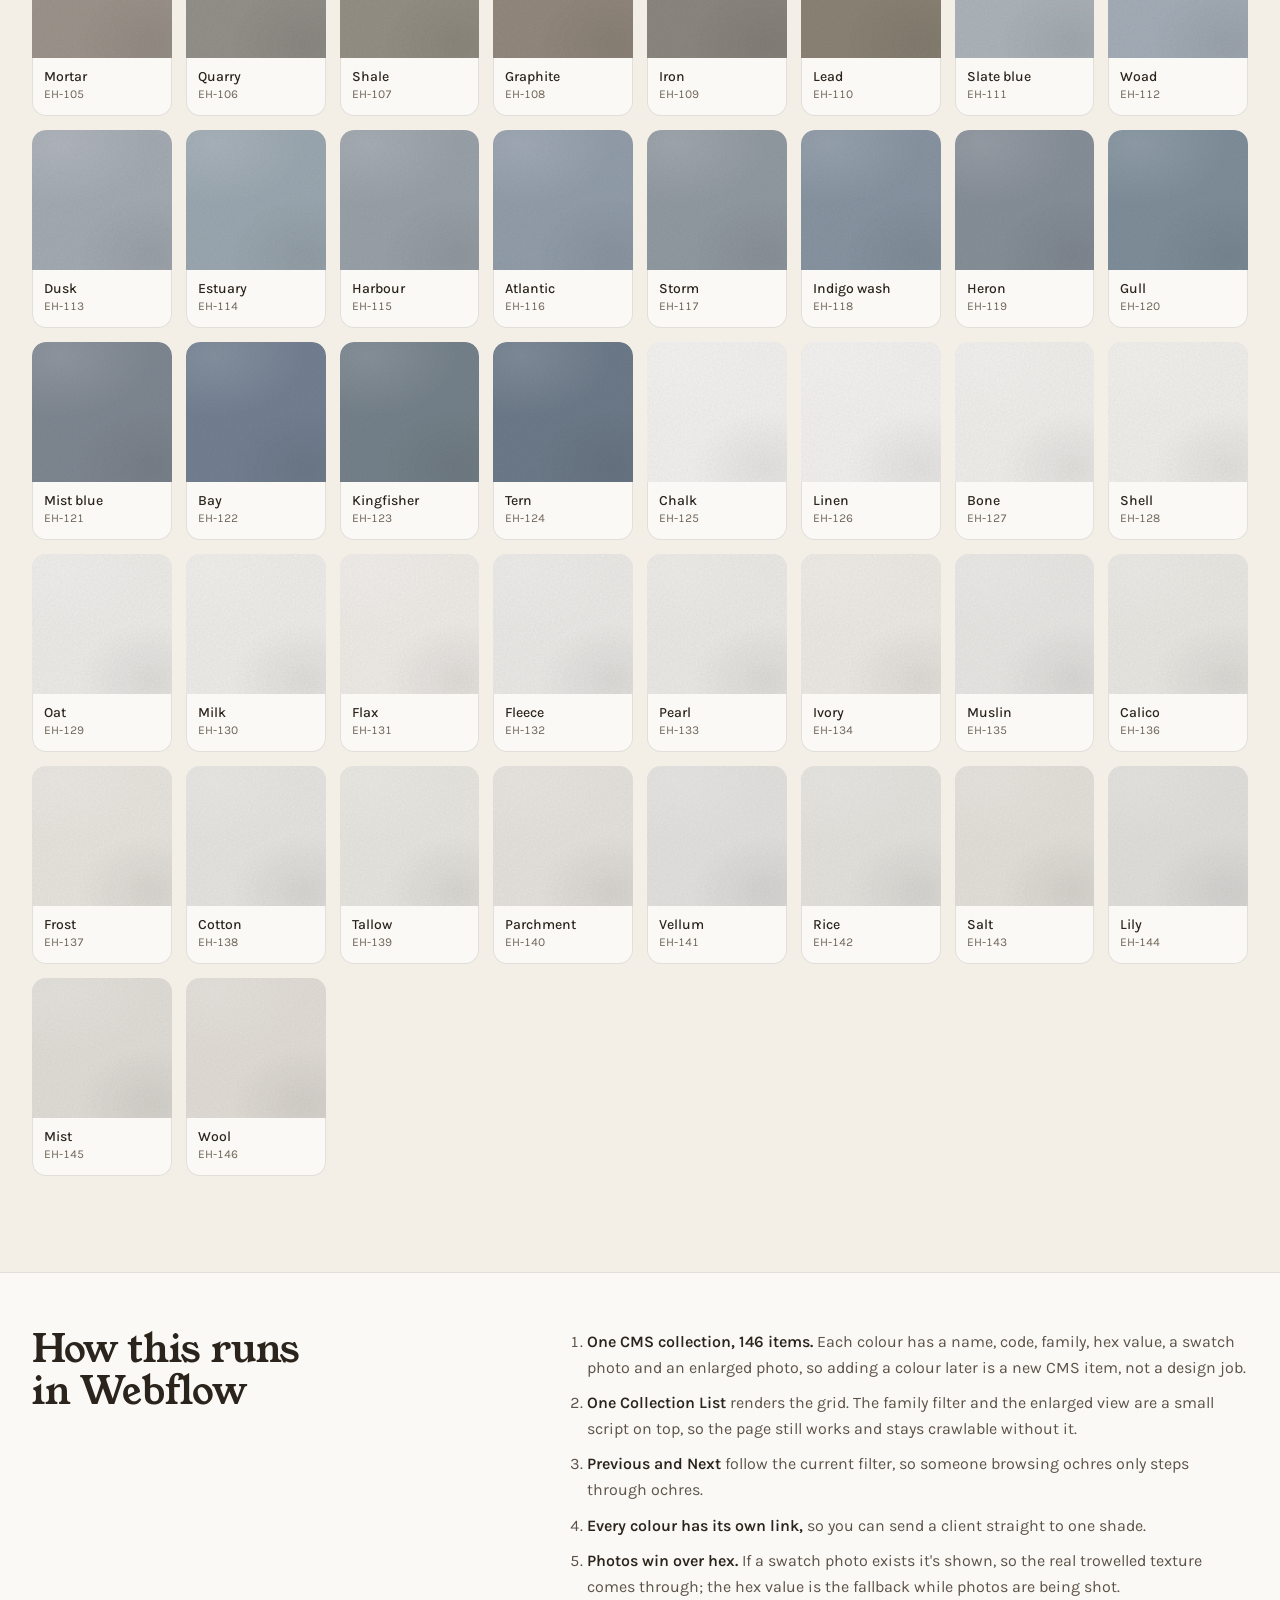
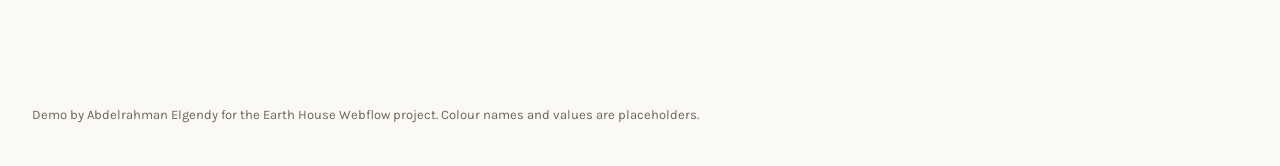
<file: clay-colour-library/index.html>
<!doctype html>
<html lang="en">
<head>
<meta charset="utf-8">
<meta name="viewport" content="width=device-width,initial-scale=1">
<title>Clay plaster colour library · working demo</title>
<meta name="robots" content="noindex">
<meta name="description" content="Working demo of a 146-colour clay plaster library with enlarged views and previous and next controls, built for Earth House.">
<link rel="preconnect" href="https://fonts.googleapis.com">
<link rel="preconnect" href="https://fonts.gstatic.com" crossorigin>
<link href="https://fonts.googleapis.com/css2?family=Young+Serif&family=Karla:wght@400;500;600&display=swap" rel="stylesheet">
<style>
:root{
  --lime:#f3efe7;--lime-2:#e9e3d8;--card:#fbf9f5;--line:rgba(46,38,30,.12);
  --ink:#2b241d;--ink-2:#5c5248;--ink-3:#6e6458;
  --clay:#8a5a3b;--clay-2:#734a30;
  --r-ctl:10px;--r-card:14px;--r-panel:20px;
  --ease:cubic-bezier(.22,1,.36,1);
}
*{box-sizing:border-box}
[hidden]{display:none!important}
body{margin:0;background:var(--lime);color:var(--ink);font:16px/1.6 "Karla",system-ui,sans-serif;-webkit-font-smoothing:antialiased}
::selection{background:#e2cdb6}
h1,h2,h3{font-family:"Young Serif",Georgia,serif;font-weight:400;margin:0;line-height:1.08;letter-spacing:-.01em;text-wrap:balance}
p{margin:0;text-wrap:pretty}
:focus-visible{outline:2px solid var(--clay);outline-offset:3px;border-radius:6px}
.wrap{max-width:1280px;margin:0 auto;padding:0 32px}
.num{font-variant-numeric:tabular-nums}

/* Plaster texture: one SVG noise, laid over every swatch so colours read as trowelled clay, not flat paint */
.tex{position:relative;isolation:isolate}
.tex::after{content:"";position:absolute;inset:0;border-radius:inherit;pointer-events:none;mix-blend-mode:multiply;opacity:.22;
  background-image:url("data:image/svg+xml,%3Csvg xmlns='http://www.w3.org/2000/svg' width='220' height='220'%3E%3Cfilter id='n'%3E%3CfeTurbulence type='fractalNoise' baseFrequency='.55' numOctaves='4' stitchTiles='stitch'/%3E%3CfeColorMatrix values='0 0 0 0 .5 0 0 0 0 .5 0 0 0 0 .5 0 0 0 .9 0'/%3E%3C/filter%3E%3Crect width='100%25' height='100%25' filter='url(%23n)'/%3E%3C/svg%3E")}
.tex::before{content:"";position:absolute;inset:0;border-radius:inherit;pointer-events:none;z-index:1;opacity:.35;
  background:radial-gradient(120% 80% at 20% 10%,rgba(255,255,255,.35),transparent 55%),radial-gradient(90% 70% at 85% 90%,rgba(0,0,0,.18),transparent 60%)}

header{padding:28px 0 8px}
header .wrap{display:flex;justify-content:space-between;align-items:center;gap:16px}
.brand{font:400 20px "Young Serif",serif;letter-spacing:.02em}
.brand span{color:var(--ink-3);font:400 14px "Karla",sans-serif;margin-left:10px}
.note{font-size:13px;color:var(--ink-3)}

.intro{padding-top:40px;padding-bottom:28px;display:grid;grid-template-columns:1.1fr 1fr;gap:40px;align-items:end}
.intro h1{font-size:clamp(40px,5vw,68px);max-width:14ch}
.intro p{color:var(--ink-2);max-width:46ch}

.bar{position:sticky;top:0;z-index:5;background:rgba(243,239,231,.94);backdrop-filter:blur(8px);border-bottom:1px solid var(--line)}
.bar .wrap{display:flex;align-items:center;gap:12px;height:64px}
.chips{display:flex;gap:6px;overflow-x:auto;scrollbar-width:none;flex:1}
.chips::-webkit-scrollbar{display:none}
.chip{flex:none;min-height:40px;padding:0 14px;border-radius:999px;border:1px solid var(--line);background:var(--card);font:500 14px "Karla",sans-serif;color:var(--ink-2);cursor:pointer;display:inline-flex;align-items:center;gap:8px;transition:background-color .15s ease,color .15s ease,border-color .15s ease}
.chip:hover{border-color:rgba(46,38,30,.3);color:var(--ink)}
.chip[aria-pressed="true"]{background:var(--ink);border-color:var(--ink);color:var(--lime)}
.chip i{width:10px;height:10px;border-radius:50%}
.count{flex:none;font-size:14px;color:var(--ink-3)}

.grid{display:grid;grid-template-columns:repeat(8,1fr);gap:14px;padding:28px 0 96px}
.sw{all:unset;cursor:pointer;display:block;border-radius:var(--r-card);background:var(--card);box-shadow:inset 0 0 0 1px var(--line);overflow:hidden;transition:transform .25s var(--ease),box-shadow .25s ease}
.sw:hover{transform:translateY(-3px);box-shadow:inset 0 0 0 1px rgba(46,38,30,.25),0 14px 28px -18px rgba(46,38,30,.5)}
.sw:focus-visible{outline:2px solid var(--clay);outline-offset:3px}
.sw .chipc{display:block;aspect-ratio:1;border-radius:var(--r-card) var(--r-card) 0 0}
.sw b{display:block;font:500 14px "Karla",sans-serif;padding:10px 12px 0;color:var(--ink);white-space:nowrap;overflow:hidden;text-overflow:ellipsis}
.sw span{display:block;font-size:12px;color:var(--ink-3);padding:0 12px 12px}

/* Enlarged view */
dialog{border:0;padding:0;margin:auto;width:min(1040px,calc(100% - 32px));max-height:calc(100% - 32px);border-radius:var(--r-panel);background:var(--card);color:var(--ink);box-shadow:0 40px 80px -30px rgba(30,22,14,.6);overflow:hidden}
dialog::backdrop{background:rgba(30,24,18,.55);backdrop-filter:blur(2px)}
dialog[open]{animation:in .35s var(--ease)}
@keyframes in{from{opacity:0;transform:translateY(10px) scale(.98)}to{opacity:1;transform:none}}
.view{display:grid;grid-template-columns:1.35fr 1fr}
.big{position:relative;min-height:520px;border-radius:0}
.big .swatch{position:absolute;inset:0;transition:background-color .45s var(--ease)}
.side{padding:28px;display:flex;flex-direction:column;gap:16px}
.side .top{display:flex;justify-content:space-between;align-items:center;color:var(--ink-3);font-size:14px}
.x{width:44px;height:44px;border-radius:50%;border:1px solid var(--line);background:#fff;cursor:pointer;display:grid;place-items:center;color:var(--ink)}
.x svg,.nav svg{width:18px;height:18px;fill:none;stroke:currentColor;stroke-width:1.6}
.side h2{font-size:clamp(34px,3.6vw,48px)}
.meta{list-style:none;padding:0;margin:0}
.meta li{display:flex;justify-content:space-between;padding:12px 0;border-top:1px solid var(--line);font-size:15px}
.meta li span:last-child{color:var(--ink-2)}
.pair{display:grid;grid-template-columns:repeat(3,1fr);gap:8px}
.pair>div{min-width:0}
.pair small{display:block;font-size:12px;color:var(--ink-3);margin-top:6px}
.nav{display:flex;gap:8px;margin-top:auto}
.btn{flex:1;min-height:48px;border-radius:999px;border:0;font:600 15px "Karla",sans-serif;cursor:pointer;display:inline-flex;align-items:center;justify-content:center;gap:8px;text-decoration:none;transition:background-color .15s ease,transform .15s var(--ease)}
.btn:active{transform:scale(.97)}
.btn-line{background:#fff;color:var(--ink);box-shadow:inset 0 0 0 1px var(--line)}
.btn-line:hover{box-shadow:inset 0 0 0 1px var(--ink-3)}
.btn-clay{background:var(--clay);color:#fff}
.btn-clay:hover{background:var(--clay-2)}

.how{background:var(--card);border-top:1px solid var(--line);padding:56px 0 72px}
.how .wrap{display:grid;grid-template-columns:1fr 1.4fr;gap:48px}
.how h2{font-size:clamp(28px,3vw,40px)}
.how ol{margin:0;padding-left:20px;color:var(--ink-2)}
.how li{margin:0 0 10px}
.how li b{color:var(--ink);font-weight:600}
footer{padding:24px 0 40px;font-size:13px;color:var(--ink-3);background:var(--card)}

@media (max-width:1100px){.grid{grid-template-columns:repeat(6,1fr)}}
@media (max-width:860px){
  .grid{grid-template-columns:repeat(4,1fr)}
  .intro,.how .wrap{grid-template-columns:1fr;gap:16px}
  .view{grid-template-columns:1fr}
  .big{min-height:42vh}
}
@media (max-width:600px){
  .wrap{padding:0 16px}
  .grid{grid-template-columns:repeat(3,1fr);gap:10px}
  .sw b{font-size:13px;padding:8px 10px 0}
  .sw span{padding:0 10px 10px}
  .count{display:none}
  dialog{width:100%;max-width:none;max-height:none;height:100%;border-radius:0;margin:0}
  dialog[open]{display:flex;flex-direction:column}
  .view{flex:1;display:flex;flex-direction:column;min-height:0}
  .big{flex:1;min-height:38vh}
  .side{padding:20px 16px calc(16px + env(safe-area-inset-bottom));gap:12px}
  .meta li{padding:10px 0}
  .pair{display:none}
}
@media (prefers-reduced-motion:reduce){.sw,.big .swatch,.btn,.chip{transition:none}dialog[open]{animation:none}}
</style>
</head>
<body>

<header>
  <div class="wrap">
    <div class="brand">Earth House<span>Colour library demo</span></div>
    <div class="note">Working demo, built for your brief</div>
  </div>
</header>

<main>
  <section class="wrap intro">
    <h1>146 clay plaster colours</h1>
    <p>Tap any colour to see it large, then use Previous and Next, the arrow keys or a swipe to move through the range. The palette here is a stand-in, your 146 supplied colours replace it.</p>
  </section>

  <div class="bar">
    <div class="wrap">
      <div class="chips" id="chips" role="toolbar" aria-label="Filter by colour family"></div>
      <span class="count num" id="count" aria-live="polite"></span>
    </div>
  </div>

  <section class="wrap">
    <div class="grid" id="grid"></div>
  </section>

  <section class="how">
    <div class="wrap">
      <h2>How this runs in Webflow</h2>
      <ol>
        <li><b>One CMS collection, 146 items.</b> Each colour has a name, code, family, hex value, a swatch photo and an enlarged photo, so adding a colour later is a new CMS item, not a design job.</li>
        <li><b>One Collection List</b> renders the grid. The family filter and the enlarged view are a small script on top, so the page still works and stays crawlable without it.</li>
        <li><b>Previous and Next</b> follow the current filter, so someone browsing ochres only steps through ochres.</li>
        <li><b>Every colour has its own link,</b> so you can send a client straight to one shade.</li>
        <li><b>Photos win over hex.</b> If a swatch photo exists it's shown, so the real trowelled texture comes through; the hex value is the fallback while photos are being shot.</li>
      </ol>
    </div>
  </section>
</main>

<footer><div class="wrap">Demo by Abdelrahman Elgendy for the Earth House Webflow project. Colour names and values are placeholders.</div></footer>

<dialog id="dlg" aria-labelledby="dName">
  <div class="view">
    <div class="big tex"><div class="swatch" id="dSwatch"></div></div>
    <div class="side">
      <div class="top"><span class="num" id="dPos"></span><button class="x" type="button" id="close" aria-label="Close enlarged view"><svg viewBox="0 0 24 24"><path d="M6 6l12 12M18 6L6 18"/></svg></button></div>
      <h2 id="dName"></h2>
      <ul class="meta">
        <li><span>Code</span><span class="num" id="dCode"></span></li>
        <li><span>Family</span><span id="dFam"></span></li>
        <li><span>Finish</span><span>Natural clay, trowelled</span></li>
      </ul>
      <div class="pair" id="dPair" aria-label="Nearby colours"></div>
      <div class="nav">
        <button class="btn btn-line" type="button" id="prev"><svg viewBox="0 0 24 24"><path d="M15 6l-6 6 6 6"/></svg>Previous</button>
        <button class="btn btn-line" type="button" id="next">Next<svg viewBox="0 0 24 24"><path d="M9 6l6 6-6 6"/></svg></button>
      </div>
      <a class="btn btn-clay" href="#" id="sample">Request a sample of this colour</a>
    </div>
  </div>
</dialog>

<script>
(function(){
  // Stand-in palette: 146 earthy tones in 8 families, generated from hue/sat/light ranges typical of natural clay plasters
  const fams=[
    ['Ochres',38,[45,62],[52,66],18,['Ochre','Saffron','Mustard','Amber','Honey','Turmeric','Marigold','Brass','Gorse','Corn','Pollen','Tawny','Fennel','Quince','Sorrel','Cider','Toffee','Gold']],
    ['Terracottas and pinks',18,[32,48],[48,70],20,['Terracotta','Rosehip','Brick','Clay','Blush','Plaster pink','Coral','Paprika','Sienna','Rust','Copper','Adobe','Kiln','Hearth','Ember','Petal','Peony','Fig','Mallow','Rhubarb']],
    ['Sands',36,[22,34],[72,84],20,['Dune','Strand','Barley','Wheat','Straw','Biscuit','Hay','Rye','Grain','Husk','Shore','Tide','Sisal','Jute','Raffia','Cane','Reed','Cork','Pumice','Driftwood']],
    ['Umbers',28,[18,30],[30,48],16,['Umber','Walnut','Cocoa','Peat','Bark','Chestnut','Hazel','Tobacco','Leather','Saddle','Acorn','Pecan','Molasses','Treacle','Coffee','Loam']],
    ['Olives and greens',62,[12,24],[42,62],18,['Olive','Sage','Moss','Lichen','Thyme','Fern','Juniper','Laurel','Rush','Bracken','Willow','Hop','Nettle','Caper','Pistachio','Celadon','Reed green','Meadow']],
    ['Stones and greys',35,[4,10],[50,76],18,['Slate','Flint','Granite','Pebble','Ash','Smoke','Pewter','Gravel','Limestone','Basalt','Cinder','Tin','Mortar','Quarry','Shale','Graphite','Iron','Lead']],
    ['Muted blues',210,[8,16],[48,70],14,['Slate blue','Woad','Dusk','Estuary','Harbour','Atlantic','Storm','Indigo wash','Heron','Gull','Mist blue','Bay','Kingfisher','Tern']],
    ['Limes and whites',40,[8,18],[86,94],22,['Chalk','Linen','Bone','Shell','Oat','Milk','Flax','Fleece','Pearl','Ivory','Muslin','Calico','Frost','Cotton','Tallow','Parchment','Vellum','Rice','Salt','Lily','Mist','Wool']]
  ];
  const famDot=['#c4973f','#c07a5c','#d6bf98','#7a5a44','#8a8f62','#9a958d','#7d8c99','#e9e2d4'];
  const colours=[];let code=1;
  fams.forEach(([fam,h,[s0,s1],[l0,l1],n,names],fi)=>{
    for(let i=0;i<n;i++){
      const t=n>1?i/(n-1):0;
      const hue=h+((i%3)-1)*4,sat=s0+(s1-s0)*((i*7)%n)/n,lig=l1-(l1-l0)*t;
      colours.push({name:names[i%names.length]+(i>=names.length?' '+(Math.floor(i/names.length)+1):''),code:'EH-'+String(code++).padStart(3,'0'),fam,fi,hex:`hsl(${hue} ${sat.toFixed(0)}% ${lig.toFixed(0)}%)`});
    }
  });

  const grid=document.getElementById('grid'),chips=document.getElementById('chips'),count=document.getElementById('count');
  let filter=-1,view=colours.map((c,i)=>i),cur=0;
  chips.innerHTML='<button class="chip" type="button" aria-pressed="true" data-f="-1">All colours</button>'+fams.map((f,i)=>`<button class="chip" type="button" aria-pressed="false" data-f="${i}"><i style="background:${famDot[i]}"></i>${f[0]}</button>`).join('');
  function render(){
    view=colours.map((c,i)=>i).filter(i=>filter<0||colours[i].fi===filter);
    grid.innerHTML=view.map((i,k)=>{const c=colours[i];return `<button class="sw" type="button" data-k="${k}" aria-label="${c.name}, ${c.code}"><span class="chipc tex" style="background:${c.hex}"></span><b>${c.name}</b><span class="num">${c.code}</span></button>`}).join('');
    count.textContent=view.length+' of '+colours.length+' colours';
  }
  chips.addEventListener('click',e=>{const b=e.target.closest('.chip');if(!b)return;filter=+b.dataset.f;chips.querySelectorAll('.chip').forEach(x=>x.setAttribute('aria-pressed',x===b?'true':'false'));render()});
  render();

  const dlg=document.getElementById('dlg'),$=id=>document.getElementById(id);
  function show(k){
    cur=(k+view.length)%view.length;const c=colours[view[cur]];
    $('dSwatch').style.background=c.hex;$('dName').textContent=c.name;$('dCode').textContent=c.code;$('dFam').textContent=c.fam;
    $('dPos').textContent=(cur+1)+' / '+view.length+(filter>=0?' in '+fams[filter][0].toLowerCase():'');
    $('dPair').innerHTML=[-1,1,2].map(o=>{const n=colours[view[(cur+o+view.length)%view.length]];return `<div><div class="tex" style="background:${n.hex};aspect-ratio:1.3;border-radius:10px"></div><small>${n.name}</small></div>`}).join('');
    $('sample').href='#sample-'+c.code;
    try{history.replaceState(null,'','#'+c.code)}catch(e){}
  }
  grid.addEventListener('click',e=>{const b=e.target.closest('.sw');if(!b)return;show(+b.dataset.k);dlg.showModal()});
  $('prev').addEventListener('click',()=>show(cur-1));$('next').addEventListener('click',()=>show(cur+1));
  $('close').addEventListener('click',()=>dlg.close());
  dlg.addEventListener('click',e=>{if(e.target===dlg)dlg.close()});
  dlg.addEventListener('keydown',e=>{if(e.key==='ArrowLeft'){e.preventDefault();show(cur-1)}if(e.key==='ArrowRight'){e.preventDefault();show(cur+1)}});
  dlg.addEventListener('close',()=>{try{history.replaceState(null,'',location.pathname+location.search)}catch(e){}const b=grid.querySelector(`[data-k="${cur}"]`);if(b)b.focus()});
  let x0=null;const big=document.querySelector('.big');
  big.addEventListener('touchstart',e=>{x0=e.touches[0].clientX},{passive:true});
  big.addEventListener('touchend',e=>{if(x0===null)return;const dx=e.changedTouches[0].clientX-x0;if(Math.abs(dx)>40)show(cur+(dx<0?1:-1));x0=null});
  const h=location.hash.slice(1);const hk=view.findIndex(i=>colours[i].code===h);if(hk>-1){show(hk);dlg.showModal()}
  $('sample').addEventListener('click',e=>{e.preventDefault();$('sample').textContent='Sample request noted (demo)'});
})();
</script>
</body>
</html>
</file>
